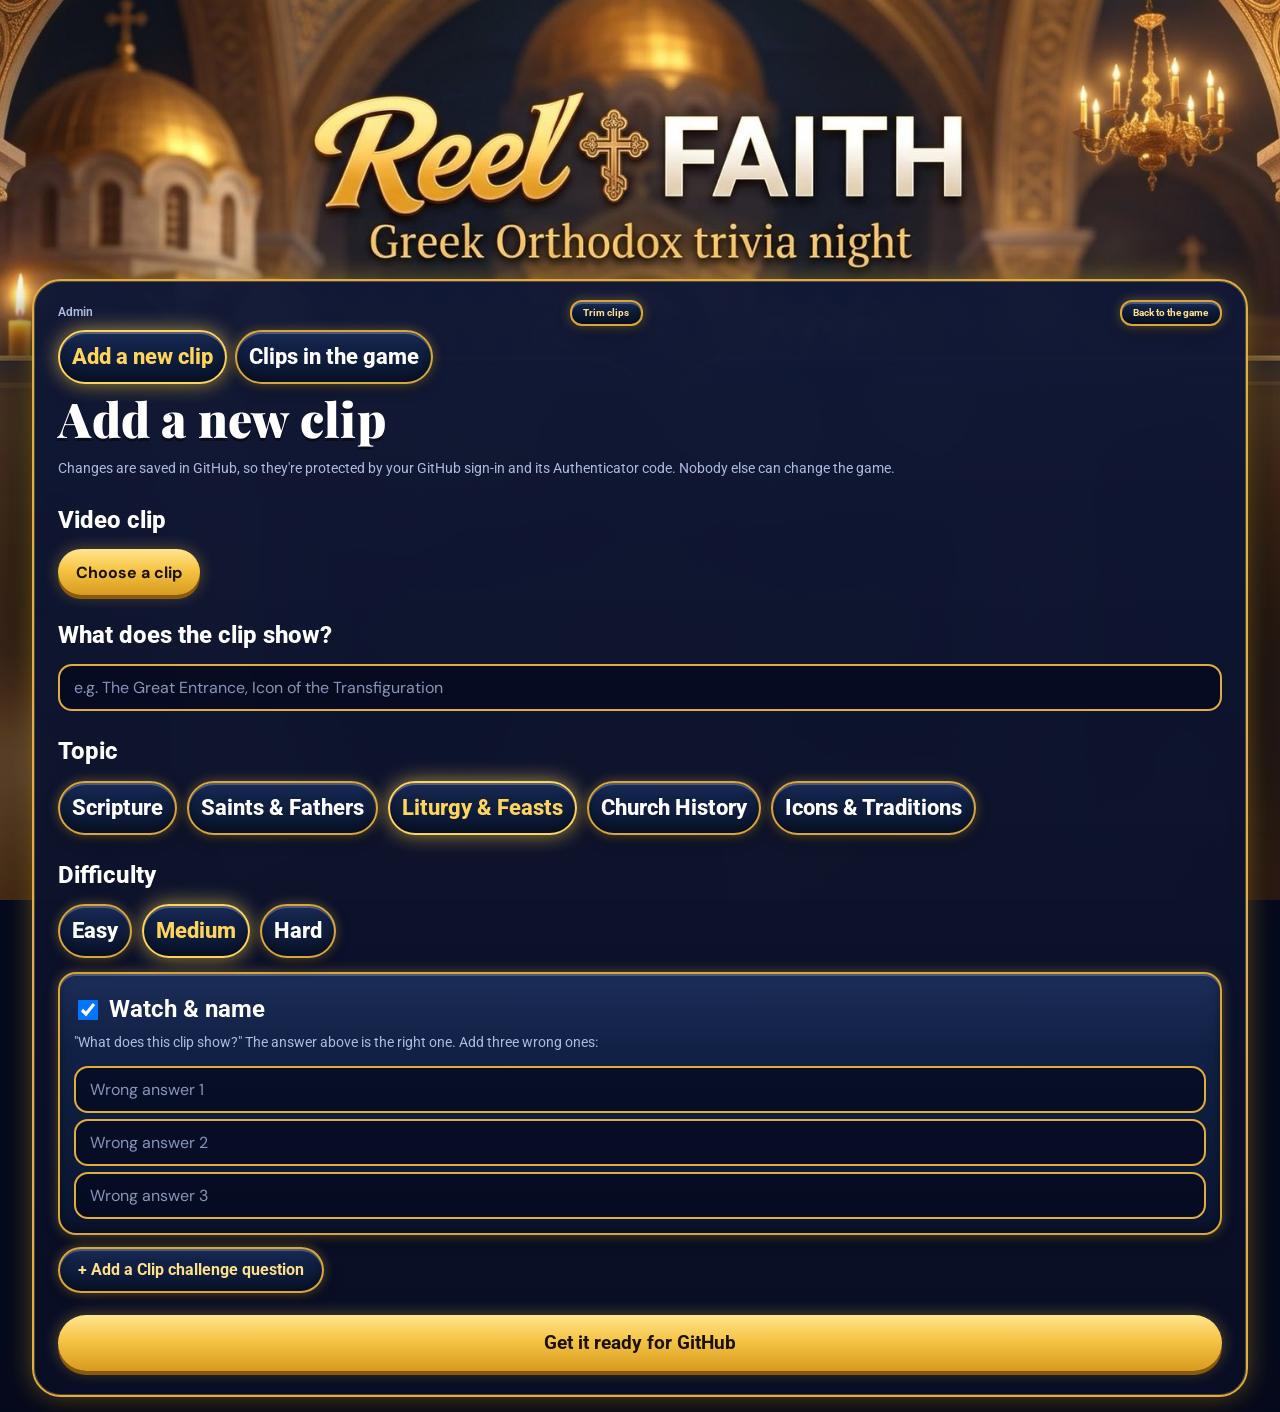
<file: admin.html>
<!DOCTYPE html>
<html lang="en">
<head>
<meta charset="utf-8">
<meta name="viewport" content="width=device-width, initial-scale=1">
<meta name="robots" content="noindex">
<title>Reel Faith · Admin</title>
<link rel="preconnect" href="https://fonts.googleapis.com">
<link href="https://fonts.googleapis.com/css2?family=Lobster&family=Russo+One&family=Playfair+Display:wght@800;900&family=DM+Sans:wght@400;600;800&family=Roboto:wght@400;500;700;900&family=Montserrat:wght@600;700;800&family=Cormorant+Garamond:wght@600;700&display=swap" rel="stylesheet">
<style>.lg-words,.lg-art,.bg-wide{display:none}</style>
<link rel="stylesheet" href="css/style.css?v=1795700000">
</head>
<body>
<div class="bg photo faithbg" aria-hidden="true"></div>
<div class="wrap">
 <header class="marquee"><div class="bulbs" id="bulbs"></div>
  <h1 class="logo" aria-label="Reel Faith"><span class="lg-reel">Reel</span><svg class="lg-cross" viewBox="0 0 40 40" aria-hidden="true"><defs><linearGradient id="cg" x1="0" y1="0" x2="0" y2="1"><stop offset="0" stop-color="#ffe9a8"/><stop offset="1" stop-color="#b8862b"/></linearGradient></defs><path d="M17 1h6v9h7V6h4v10h-4v-2h-7v25h-6V14h-7v2H6V6h4v4h7z" fill="url(#cg)"/><circle cx="20" cy="4" r="3.5" fill="url(#cg)"/><circle cx="20" cy="37" r="3" fill="url(#cg)"/><circle cx="4" cy="11" r="3" fill="url(#cg)"/><circle cx="36" cy="11" r="3" fill="url(#cg)"/></svg><span class="lg-faith">FAITH</span></h1>
  <p>Admin</p></header>
 <section class="stage">
  <div class="meta"><span>Admin</span><a class="ghost exit btnlink" href="trim.html">Trim clips</a><a class="ghost exit btnlink" href="./">Back to the game</a></div>
  <div class="tabs" id="tabPick">
   <button type="button" class="pill" data-v="add" aria-pressed="true">Add a new clip</button>
   <button type="button" class="pill" data-v="have" aria-pressed="false">Clips in the game</button>
  </div>

  <div id="tab-add">
   <h2>Add a new clip</h2>
   <p class="lockmsg">Changes are saved in GitHub, so they're protected by your GitHub sign-in and its Authenticator code. Nobody else can change the game.</p>
   <label>Video clip</label>
   <div class="row"><label class="up" style="margin:0">Choose a clip<input type="file" accept="video/*" id="aFile"></label><span id="aFileName" class="status" style="margin:0"></span></div>
   <video id="aPrev" controls playsinline class="hide" style="width:100%;max-height:260px;background:#000;border-radius:10px;margin-top:10px"></video>
   <label for="aTitle">What does the clip show?</label>
   <input type="text" id="aTitle" maxlength="80" placeholder="e.g. The Great Entrance, Icon of the Transfiguration" style="width:100%">
   <label>Topic</label>
   <div class="row" id="aKind"><button type="button" class="pill" data-v="scripture" aria-pressed="false">Scripture</button><button type="button" class="pill" data-v="saints" aria-pressed="false">Saints &amp; Fathers</button><button type="button" class="pill" data-v="liturgy" aria-pressed="true">Liturgy &amp; Feasts</button><button type="button" class="pill" data-v="history" aria-pressed="false">Church History</button><button type="button" class="pill" data-v="icons" aria-pressed="false">Icons &amp; Traditions</button></div>
   <label>Difficulty</label>
   <div class="row" id="aLevel"><button type="button" class="pill" data-v="easy" aria-pressed="false">Easy</button><button type="button" class="pill" data-v="medium" aria-pressed="true">Medium</button><button type="button" class="pill" data-v="hard" aria-pressed="false">Hard</button></div>
   <div class="rcard"><label class="check" style="margin:0"><input type="checkbox" id="aScene" checked><b>Watch &amp; name</b></label>
    <div id="sceneFields"><div class="status" style="margin:0 0 6px">"What does this clip show?" The answer above is the right one. Add three wrong ones:</div>
    <input type="text" id="dis0" maxlength="80" placeholder="Wrong answer 1"><input type="text" id="dis1" maxlength="80" placeholder="Wrong answer 2"><input type="text" id="dis2" maxlength="80" placeholder="Wrong answer 3"></div></div>
   <div id="hardCards"></div>
   <button class="ghost" id="addHard" style="margin-top:12px">+ Add a Clip challenge question</button>
   <button class="start" id="build">Get it ready for GitHub</button>
   <p class="status" id="aStatus" aria-live="polite"></p>

   <div id="steps" class="hide">
    <h3>Three steps to publish it</h3>
    <div class="rcard"><h4>1. Upload the clip</h4>
     <p style="margin:0 0 8px">Name the file <b class="secret" id="fname"></b> and drop it into the <b>clips</b> folder on GitHub.</p>
     <a class="btnlink up" id="upLink" target="_blank" rel="noopener">Open the clips upload page</a></div>
    <div class="rcard"><h4>2. Add the questions</h4>
     <p style="margin:0 0 8px">Copy this and open <b>data/custom.json</b>. If the file is just <code>[]</code>, put this between the brackets. Otherwise type a comma after the last <code>}</code> and paste this before the final <code>]</code>.</p>
     <pre class="secret" id="json" style="white-space:pre-wrap;max-height:260px;overflow:auto"></pre>
     <div class="row"><button id="copy">Copy</button><a class="btnlink up ghost" id="editLink" target="_blank" rel="noopener">Open custom.json to edit</a></div></div>
    <div class="rcard"><h4>3. Commit</h4><p style="margin:0">Click <b>Commit changes</b> on GitHub. The site updates in about a minute.</p></div>
   </div>
  </div>

  <div id="tab-have" class="hide">
   <h2>Clips in the game</h2>
   <p>Built-in questions with a clip attached, plus clips you've added. To attach a clip to another built-in question, upload it to <b>clips</b> and add a line to <b>data/clips.json</b> (or just send it to Claude).</p>
   <div id="haveList" class="alist"><p class="note">Loading…</p></div>
  </div>
 </section>
</div>
<script type="module" src="js/admin.js?v=1795472675"></script>
</body>
</html>
</file>
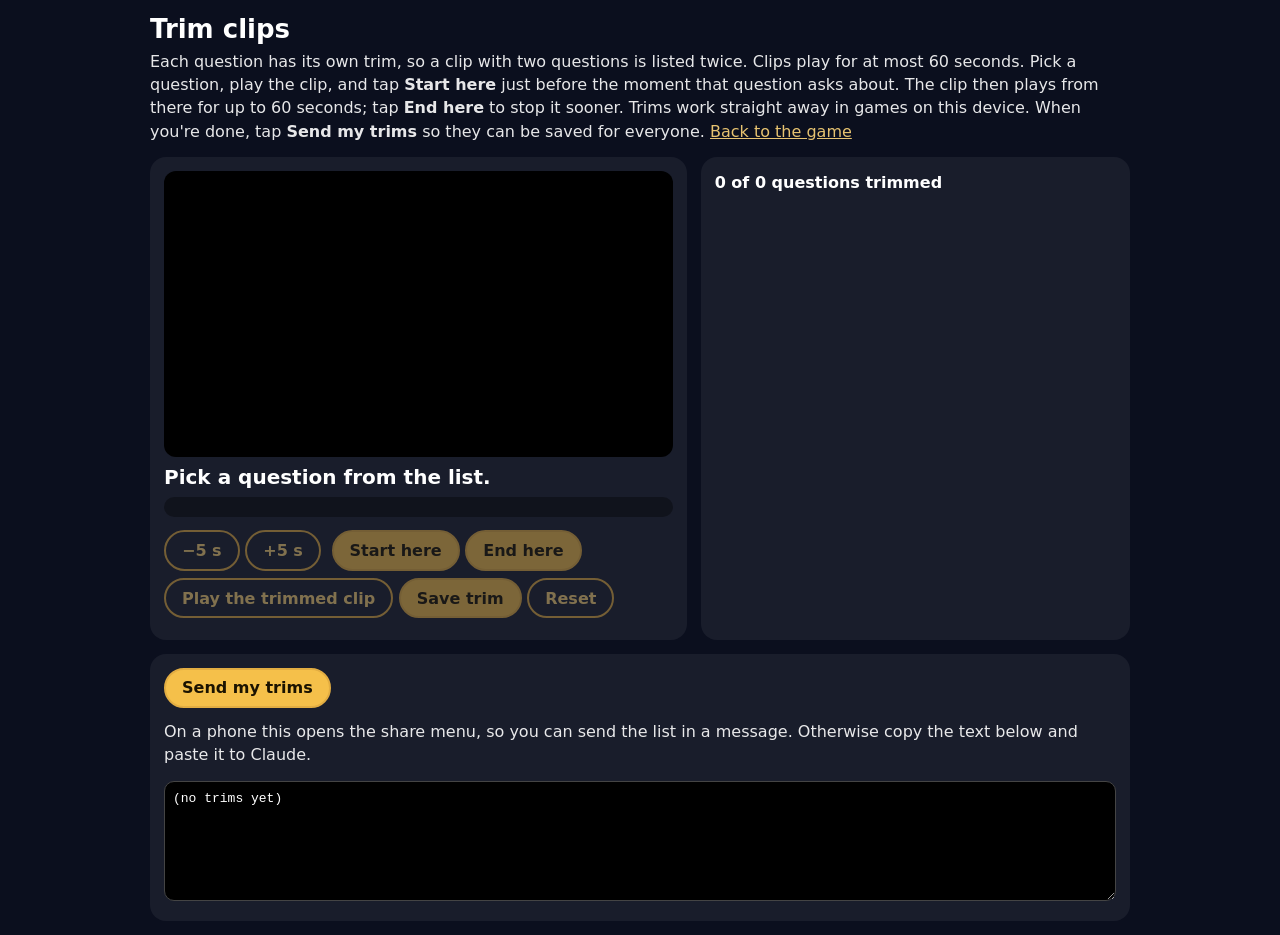
<file: trim.html>
<!DOCTYPE html>
<html lang="en">
<head>
<meta charset="utf-8">
<meta name="viewport" content="width=device-width, initial-scale=1">
<meta name="robots" content="noindex">
<title>Trim clips</title>
<style>
 :root{color-scheme:dark}
 body{margin:0;padding:14px;background:#0b0f1e;color:#fff;font:16px/1.45 system-ui,sans-serif}
 .wrap{max-width:980px;margin:0 auto}
 h1{font:800 26px/1.2 system-ui,sans-serif;margin:0 0 4px} p{margin:.3em 0 .9em;opacity:.9}
 a{color:#ffd77a}
 button{font:700 16px system-ui,sans-serif;padding:.55em 1em;border-radius:999px;border:2px solid #e2ad42;background:#f5c04a;color:#1b1300;cursor:pointer;margin:0 .35em .45em 0}
 button.alt{background:transparent;color:#ffd77a} button:disabled{opacity:.45}
 .grid{display:grid;grid-template-columns:1fr;gap:14px} @media(min-width:900px){.grid{grid-template-columns:minmax(0,1.25fr) minmax(0,1fr)}}
 .card{background:rgba(255,255,255,.06);border-radius:16px;padding:14px}
 #pl{position:relative;width:100%;aspect-ratio:16/9;background:#000;border-radius:12px;overflow:hidden} #pl iframe,#pl>div{width:100%;height:100%;border:0}
 .now{font:700 20px system-ui,sans-serif;margin:8px 0} .win{font:700 18px system-ui,sans-serif;color:#ffd77a}
 #qs{margin:.5em 0 .8em;padding:10px 14px;border-radius:12px;background:rgba(0,0,0,.35)}
 #qs .q{font:700 19px/1.35 system-ui,sans-serif;margin:0 0 .4em} #qs ol{margin:0;padding-left:1.4em} #qs li{margin:.15em 0;font-size:17px}
 #qs li.right{color:#7be38b;font-weight:700} #qs li.right::after{content:"  ✓ correct answer";font-weight:600;font-size:14px}
 #list{list-style:none;margin:0;padding:0;max-height:70vh;overflow:auto} #list li{padding:8px 10px;border-radius:10px;cursor:pointer;display:flex;gap:8px;align-items:baseline}
 #list li:hover,#list li.on{background:rgba(245,192,74,.18)} #list .k{flex:1;overflow-wrap:anywhere} #list .st{font-size:13px;opacity:.85;white-space:nowrap}
 .done{color:#7be38b} .todo{color:#ffd77a}
 textarea{width:100%;min-height:120px;background:#000;color:#fff;border-radius:10px;border:1px solid #444;font:13px/1.4 ui-monospace,monospace;padding:8px;box-sizing:border-box}
 .warn{color:#ff9b9b;font-weight:700} .warn.ok{color:#7be38b}
</style>
</head>
<body>
<div class="wrap">
 <h1>Trim clips</h1>
 <p>Each question has its own trim, so a clip with two questions is listed twice. Clips play for at most 60 seconds. Pick a question, play the clip, and tap <b>Start here</b> just before the moment that question asks about. The clip then plays from there for up to 60 seconds; tap <b>End here</b> to stop it sooner. Trims work straight away in games on this device. When you're done, tap <b>Send my trims</b> so they can be saved for everyone. <a href="./">Back to the game</a></p>
 <div class="grid">
  <div class="card">
   <div id="pl"><div id="yt"></div></div>
   <div class="now" id="now">Pick a question from the list.</div>
   <div class="win" id="win"></div>
   <div id="qs"></div>
   <div>
    <button id="back5" class="alt" disabled>−5 s</button><button id="fwd5" class="alt" disabled>+5 s</button>
    <button id="setS" disabled>Start here</button><button id="setE" disabled>End here</button>
   </div>
   <div><button id="prev" class="alt" disabled>Play the trimmed clip</button><button id="save" disabled>Save trim</button><button id="reset" class="alt" disabled>Reset</button></div>
   <div class="warn" id="msg"></div>
  </div>
  <div class="card">
   <div><b id="count"></b></div>
   <ul id="list"></ul>
  </div>
 </div>
 <div class="card" style="margin-top:14px">
  <button id="send">Send my trims</button>
  <p>On a phone this opens the share menu, so you can send the list in a message. Otherwise copy the text below and paste it to Claude.</p>
  <textarea id="out" readonly></textarea>
 </div>
</div>
<script type="module">
const PREFIX = location.pathname.includes("reel-meds") ? "reelmeds" : location.pathname.includes("reel-faith") ? "reelfaith" : "reelsmart";
const KEY = PREFIX + "-trims", MAX = 60;
const $ = id => document.getElementById(id);
let clips = {}, items = [], trims = {}, cur = null, player = null, ready = null, sel = { s: 0, e: 0 }, watch = null;
try { trims = JSON.parse(localStorage.getItem(KEY) || "{}") || {} } catch (e) { }
const fmt = x => { x = Math.max(0, Math.round(x)); return Math.floor(x / 60) + ":" + String(x % 60).padStart(2, "0") };
const parse = v => { const m = /^yt:([\w-]{11})(?:@(\d+(?:\.\d+)?)(?:-(\d+(?:\.\d+)?))?)?$/.exec(String(v)); return m ? { yt: m[1], s: +(m[2] || 0), e: m[3] ? +m[3] : 0 } : null };
const tslug = x => String(x).toLowerCase().normalize("NFKD").replace(/[^a-z0-9]+/g, "-").replace(/^-|-$/g, "").slice(0, 60);
const item = id => items.find(x => x.id === id);
const mine = it => { const t = trims[it.id]; return t && t.yt === clips[it.key].yt ? t : null };
const saveAll = () => { try { localStorage.setItem(KEY, JSON.stringify(trims)) } catch (e) { } renderList(); renderOut() };
function renderOut() {
  const lines = items.filter(mine).map(it => { const t = mine(it); return `"${it.id}": "yt:${t.yt}@${t.s}-${t.e}"` });
  $("out").value = lines.length ? lines.join(",\n") : "(no trims yet)";
}
function renderList() {
  const n = items.filter(mine).length;
  $("count").textContent = `${n} of ${items.length} questions trimmed`;
  $("list").innerHTML = "";
  for (const it of items) {
    const c = clips[it.key], t = mine(it);
    const li = document.createElement("li"); if (cur === it.id) li.className = "on";
    li.innerHTML = '<span class="k"></span><span class="st"></span>';
    li.children[0].innerHTML = '<small style="opacity:.7"></small><br>'; li.children[0].firstChild.textContent = it.key; li.children[0].append(it.q);
    li.children[1].textContent = t ? `✓ ${fmt(t.s)}–${fmt(t.e)}` : c.e ? `${fmt(c.s)}–${fmt(c.e)}` : "first 60 s";
    li.children[1].className = "st " + (t ? "done" : "todo");
    li.onclick = () => pick(it.id); $("list").appendChild(li);
  }
}
const api = () => new Promise(ok => { if (window.YT && YT.Player) return ok(); window.onYouTubeIframeAPIReady = ok; const s = document.createElement("script"); s.src = "https://www.youtube.com/iframe_api"; document.head.appendChild(s) });
const mk = () => ready || (ready = api().then(() => new Promise(ok => { player = new YT.Player("yt", { width: "100%", height: "100%", playerVars: { playsinline: 1, rel: 0 }, events: { onReady: () => ok() } }) })));
function showWin() { $("win").textContent = `Plays ${fmt(sel.s)} to ${fmt(sel.e)} (${Math.round(sel.e - sel.s)} s)` }
async function pick(id) {
  const it = item(id); cur = id; const c = clips[it.key], t = mine(it);
  sel = t ? { s: t.s, e: t.e } : { s: c.s || 0, e: c.e && c.e > (c.s || 0) && c.e - (c.s || 0) <= MAX ? c.e : (c.s || 0) + MAX };
  $("now").textContent = it.key; showWin(); $("msg").textContent = ""; $("msg").className = "warn";
  $("qs").innerHTML = ""; const qd = document.createElement("p"); qd.className = "q"; qd.textContent = it.q; $("qs").appendChild(qd);
  const ol = document.createElement("ol"); ol.type = "A";
  (it.o || []).forEach((o, i) => { const li = document.createElement("li"); li.textContent = o; if (i === it.a) li.className = "right"; ol.appendChild(li) }); $("qs").appendChild(ol);
  ["back5", "fwd5", "setS", "setE", "prev", "save", "reset"].forEach(x => $(x).disabled = false);
  renderList(); await mk(); clearInterval(watch); player.cueVideoById({ videoId: c.yt, startSeconds: sel.s });
}
const now = () => { try { return player.getCurrentTime() } catch (e) { return 0 } };
$("back5").onclick = () => player.seekTo(Math.max(0, now() - 5), true);
$("fwd5").onclick = () => player.seekTo(now() + 5, true);
$("setS").onclick = () => { const s = Math.floor(now()); sel.s = s; if (sel.e <= s || sel.e - s > MAX) sel.e = s + MAX; showWin(); $("msg").textContent = "" };
$("setE").onclick = () => { const e = Math.ceil(now()); if (e <= sel.s) { $("msg").textContent = "The end has to be after the start." ; return } sel.e = Math.min(e, sel.s + MAX); showWin(); $("msg").textContent = e > sel.s + MAX ? "Clips can be at most 60 seconds, so the end was moved to 60 s after the start." : "" };
$("prev").onclick = () => { clearInterval(watch); player.loadVideoById({ videoId: clips[item(cur).key].yt, startSeconds: sel.s, endSeconds: sel.e }) };
$("save").onclick = () => { trims[cur] = { yt: clips[item(cur).key].yt, s: sel.s, e: sel.e }; saveAll(); $("msg").textContent = "Saved. Games on this device now use this trim."; $("msg").className = "warn ok" };
$("reset").onclick = () => { delete trims[cur]; saveAll(); pick(cur) };
$("send").onclick = async () => {
  const txt = `Question trims for ${PREFIX}:\n` + $("out").value;
  if (navigator.share) { try { await navigator.share({ title: "Clip trims", text: txt }); return } catch (e) { } }
  try { await navigator.clipboard.writeText(txt); $("send").textContent = "Copied" } catch (e) { $("out").select() }
};
(async () => {
  const cm = await fetch("data/clips.json", { cache: "no-cache" }).then(r => r.json()).catch(() => ({}));
  for (const [k, v] of Object.entries(cm)) { const c = parse(v); if (c) clips[k] = c }
  try { const { Q } = await import("./js/questions.js"); for (const q of Q) if (q.clip && clips[q.clip]) items.push({ id: q.clip + "|" + tslug(q.q), key: q.clip, q: q.q, o: q.o, a: q.a }) } catch (e) { }
  renderList(); renderOut();
})();
</script>
</body>
</html>
</file>
<file: css/style.css>
/* VOICE: party night at an old movie palace, loud but tidy
   IDEA: a cinema marquee + admission ticket; each question is a ticket stub
   PICTURE: lit marquee header, faint Hollywood-hills premiere night behind
   COLOUR and TYPE: navy, steel blue, marquee gold; Limelight + DM Sans
   LAYOUT: phone = one column; TV (16:9) = marquee strip, stage left, scoreboard right */
:root{color-scheme:light dark;
 --bg:light-dark(#22374f,#142233);--bg2:light-dark(#1b2d42,#0e1a28);
 --ink:#fff;--gold:#f2c14e;--gold2:#a8801f;--card:#a9bfd6;
 --cink:#0d1b2c;--muted:#263f5c;--line:#86a2bf;
 --ok:#2fbf71;--bad:#e5484d;
 --LA:#f2c14e;--LB:#5fa8e8;--LC:#ef7b6b;--LD:#5cc9a0}
:root[data-theme=light]{color-scheme:light}:root[data-theme=dark]{color-scheme:dark}
*{box-sizing:border-box;min-width:0}
body{margin:0;min-height:100vh;color:var(--ink);font:16px/1.55 "DM Sans",system-ui,sans-serif;overflow-x:clip;
 background:repeating-linear-gradient(90deg,var(--bg) 0 38px,var(--bg2) 38px 44px,var(--bg) 44px 82px)}
.bg{position:fixed;inset:0;z-index:0;pointer-events:none;opacity:.5}
.bg svg{width:100%;height:100%;display:block}
.beams polygon{transform-box:fill-box;transform-origin:50% 100%;animation:sweep 9s ease-in-out infinite alternate}
.beams .b2{animation-duration:11s;animation-direction:alternate-reverse}.beams .b3{animation-duration:13s}
@keyframes sweep{from{transform:rotate(-7deg)}to{transform:rotate(7deg)}}
.wrap{position:relative;z-index:1;max-width:900px;margin:0 auto;padding:clamp(16px,3vw,36px) max(4vw,14px) 48px}
.marquee{position:relative;background:linear-gradient(#1f3a5c,#0b1a2d);border:6px solid var(--gold2);border-radius:18px;
 padding:26px 20px 22px;text-align:center;box-shadow:0 14px 0 rgba(0,0,0,.25),inset 0 0 0 3px #000}
.bulbs{position:absolute;inset:6px;pointer-events:none}
.bulbs i{position:absolute;width:10px;height:10px;border-radius:50%;background:#ffe9a8;box-shadow:0 0 8px 2px #ffcf4a;opacity:.35;animation:chase 1.2s infinite}
@keyframes chase{0%,40%{opacity:1}60%,100%{opacity:.3}}
.marquee h1{font:400 clamp(36px,8vw,64px)/1.05 Limelight,serif;margin:0;color:var(--gold);text-shadow:0 0 18px rgba(245,197,66,.55),0 3px 0 #6a4a08;text-wrap:balance}
.marquee p{margin:6px 0 0;color:#cfe3f7;font-weight:600}
.stage{margin-top:22px;background:var(--card);color:var(--cink);border-radius:16px;padding:clamp(18px,3.5vw,34px);box-shadow:0 18px 40px rgba(0,0,0,.35);position:relative}
.stage::before,.stage::after{content:"";position:absolute;top:60px;width:26px;height:26px;border-radius:50%;background:var(--bg2)}
.stage::before{left:-13px}.stage::after{right:-13px}
h2{font:400 clamp(26px,4.5vw,36px)/1.1 Limelight,serif;margin:0 0 14px;text-wrap:balance}
h3{font-size:17px;margin:22px 0 4px}
label{font-weight:600;display:block;margin:14px 0 6px}
.row{display:flex;flex-wrap:wrap;gap:10px;align-items:center}
input[type=text],input[type=search]{font:16px "DM Sans",sans-serif;padding:11px 14px;border-radius:10px;border:2px solid var(--muted);background:rgba(255,255,255,.35);color:var(--cink);min-height:46px;flex:1 1 160px}
button,.up{font:700 16px "DM Sans",sans-serif;min-height:46px;padding:10px 18px;border-radius:12px;border:0;cursor:pointer;color:#142131;background:var(--gold);box-shadow:0 4px 0 var(--gold2);display:inline-flex;align-items:center;justify-content:center;gap:6px}
button:active{transform:translateY(2px);box-shadow:0 2px 0 var(--gold2)}
button:focus-visible,input:focus-visible,.up:focus-within{outline:3px solid #fff;outline-offset:2px}
button:disabled{opacity:.55;cursor:default}
.ghost{background:transparent;color:var(--cink);border:2px solid var(--muted);box-shadow:none}
.pill{background:transparent;color:var(--cink);border:2px solid var(--muted);box-shadow:none;padding:8px 14px}
.pill[aria-pressed=true]{background:#1f3a5f;color:#fff;border-color:#1f3a5f}
.modes{display:grid;grid-template-columns:repeat(2,minmax(0,1fr));gap:10px}
.mode{flex-direction:column;align-items:flex-start;text-align:left;gap:2px;background:transparent;color:var(--cink);border:2px solid var(--muted);box-shadow:none;padding:12px 16px}
.mode small{font-weight:600;font-size:13px;color:var(--muted)}
.mode[aria-pressed=true]{background:#1f3a5f;color:#fff;border-color:#1f3a5f}.mode[aria-pressed=true] small{color:#cfe3f7}
.joinbar{display:flex;flex-wrap:wrap;gap:10px;align-items:center;justify-content:space-between;background:#1f3a5f;color:#fff;border-radius:12px;padding:12px 16px;margin-bottom:18px}
.joinbar strong{font-size:17px}
.chips{display:flex;flex-wrap:wrap;gap:8px;margin-top:10px}
.chip{display:inline-flex;align-items:center;gap:8px;background:#1f3a5f;color:#fff;border-radius:999px;padding:6px 6px 6px 14px;font-weight:600}
.chip button{min-height:30px;width:30px;padding:0;border-radius:50%;background:rgba(255,255,255,.2);color:#fff;box-shadow:none}
.chip.off{opacity:.5}
.start{margin-top:22px;width:100%;font-size:19px;min-height:56px}
.note{color:var(--muted);font-size:14px;margin:14px 0 0}
.meta{display:flex;justify-content:space-between;gap:10px;flex-wrap:wrap;color:var(--muted);font-weight:600;font-size:14px;align-items:center}
.turn{font:400 22px Limelight,serif;color:#1f3a5f;margin:4px 0 2px}
.cat{display:inline-block;font-size:13px;font-weight:800;padding:3px 10px;border-radius:6px;background:var(--gold);color:#142131}
.q{font-size:clamp(20px,3.4vw,26px);font-weight:800;line-height:1.3;margin:12px 0 6px;text-wrap:balance}
.emoji{font-size:clamp(44px,10vw,72px);letter-spacing:.1em;text-align:center;margin:8px 0}
.screen{margin:12px 0;background:#000;border-radius:12px;overflow:hidden;border:4px solid #111}
.screen video,.screen .ytwrap{display:block;width:100%;max-height:60vh;background:#000}
.timer{height:10px;background:rgba(13,27,44,.2);border-radius:6px;overflow:hidden;margin:12px 0 16px}
.timer div{height:100%;background:var(--gold);width:100%;transition:width .1s linear}
.opts{display:grid;grid-template-columns:repeat(2,minmax(0,1fr));gap:10px}
@media(max-width:600px){.opts{grid-template-columns:minmax(0,1fr)}}
.opt{text-align:left;justify-content:flex-start;background:rgba(255,255,255,.25);color:var(--cink);border:2px solid var(--muted);box-shadow:none;gap:12px;min-height:58px}
.opt b{flex:none;width:28px;height:28px;border-radius:50%;display:grid;place-items:center;background:var(--cink);color:#fff;font-size:14px}
.opt.tile{cursor:default}.opt.tile:active{transform:none}
.opt.tile b{color:#142131}
.L0 b,.pb.L0{background:var(--LA)}.L1 b,.pb.L1{background:var(--LB)}.L2 b,.pb.L2{background:var(--LC)}.L3 b,.pb.L3{background:var(--LD)}
.opt.right{background:var(--ok);border-color:var(--ok);color:#fff}
.opt.wrong{background:var(--bad);border-color:var(--bad);color:#fff}
.opt.dim{opacity:.45}
.result{margin-top:16px;font-weight:700;min-height:1.5em}
.next{margin-top:12px}
.board{margin-top:18px;display:flex;flex-wrap:wrap;gap:8px}
.score{flex:1 1 120px;background:#7d99b7;color:#0d1b2c;border-radius:12px;padding:8px 12px;display:flex;justify-content:space-between;gap:8px;font-weight:700}
.score.on{background:var(--gold);color:#142131}
.score.off{opacity:.55}
.score .tick{font-weight:800}
.score .gain{color:#0b6b3a}
.score span:last-child{font-variant-numeric:tabular-nums;white-space:nowrap}
.podium{list-style:none;padding:0;margin:0 0 18px}
.podium li{display:flex;justify-content:space-between;gap:12px;padding:12px 0;border-bottom:1px dashed var(--muted);font-size:18px;font-weight:700}
.podium li:first-child{font-size:24px}
.podium .n{font-variant-numeric:tabular-nums;white-space:nowrap}
.clipbar{display:flex;flex-wrap:wrap;gap:10px;align-items:center;justify-content:space-between;margin-top:18px;padding-top:16px;border-top:1px dashed var(--muted)}
.status{font-size:14px;color:var(--muted);margin:6px 0 0}
.status.warn{color:#8a1c1f;font-weight:700}
.cl{display:grid;grid-template-columns:minmax(0,1fr) auto;gap:10px 14px;align-items:center;padding:12px 0;border-bottom:1px solid var(--line)}
.cl .t{font-weight:700;line-height:1.3}
.cl .s{font-size:13px;color:var(--muted)}
.cl .s.has{color:#0b6b3a;font-weight:700}
.cl .acts{display:flex;gap:8px;flex-wrap:wrap;justify-content:flex-end}
.cl .acts button,.cl .up{min-height:44px;padding:8px 14px;font-size:15px}
.up input{position:absolute;width:1px;height:1px;opacity:0;pointer-events:none}
.up{position:relative}
.cl video{grid-column:1/-1;width:100%;max-height:240px;background:#000;border-radius:10px}
@media(max-width:600px){.cl{grid-template-columns:minmax(0,1fr)}.cl .acts{justify-content:flex-start}.modes{grid-template-columns:minmax(0,1fr)}}
.exit{min-height:40px;padding:6px 14px;font-size:14px}
.codebox{text-align:center;margin:6px 0 18px}
.code{font:400 clamp(56px,10vw,120px)/1 Limelight,serif;letter-spacing:.14em;color:#1f3a5f}
.howto{font-size:clamp(16px,1.4vw,22px);font-weight:600;text-align:center;margin:6px 0 0}
.lobbylist{display:flex;flex-wrap:wrap;gap:10px;justify-content:center;min-height:52px;margin:8px 0 6px}
.lobbylist .chip{font-size:clamp(16px,1.3vw,22px);padding:8px 18px}
/* phone controller */
.me{display:flex;justify-content:space-between;gap:10px;font-weight:800;font-size:18px}
.pmsg{font-size:22px;font-weight:800;text-align:center;margin:26px 0;text-wrap:balance}
.pmsg small{display:block;font-size:15px;font-weight:600;color:var(--muted);margin-top:8px}
.pgrid2{display:grid;grid-template-columns:minmax(0,1fr);gap:12px;margin-top:14px}
.pb{min-height:76px;font-size:19px;justify-content:flex-start;text-align:left;gap:14px;color:#142131;box-shadow:0 4px 0 rgba(0,0,0,.25)}
.pb i{font-style:normal;font-family:Limelight,serif;font-size:30px;flex:none;width:34px}
.pb.pick{outline:4px solid #0d1b2c;outline-offset:2px}
.pb.faded{opacity:.35}
.big{font-size:40px;font-weight:800;text-align:center;margin:10px 0}
.check{display:inline-flex;align-items:center;gap:8px;font-weight:600;margin:0 14px 0 0;min-height:44px}
.check input{width:20px;height:20px}
textarea{font:16px "DM Sans",sans-serif;padding:11px 14px;border-radius:10px;border:2px solid var(--muted);background:rgba(255,255,255,.35);color:var(--cink);width:100%;resize:vertical}
.rcard{background:rgba(255,255,255,.3);border:2px solid var(--line);border-radius:12px;padding:14px;margin-top:14px}
.rcard h4{margin:0 0 8px;font-size:16px}
.rcard input[type=text]{width:100%;margin-top:6px}
.oprow{display:flex;gap:8px;align-items:center;margin-top:6px}.oprow input[type=radio]{width:22px;height:22px;flex:none}
.alist .cl{grid-template-columns:minmax(0,1fr) auto}
.lockmsg{font-size:14px;color:var(--muted);display:flex;gap:8px;align-items:center;margin:0 0 14px}
.btnlink{text-decoration:none;display:inline-flex;align-items:center;justify-content:center;border-radius:12px;font-weight:700}
.setupnote{background:#fff3cd;color:#3b2f00;border-radius:12px;padding:12px 16px;margin-bottom:16px;font-size:15px}
.setupnote code{background:rgba(0,0,0,.08);padding:1px 5px;border-radius:4px}
.progress{height:10px;background:rgba(13,27,44,.2);border-radius:6px;overflow:hidden;margin-top:10px}.progress div{height:100%;width:0;background:var(--gold)}
.qrbox{display:flex;flex-wrap:wrap;gap:18px;align-items:center;margin:12px 0}
.qrbox .qr{background:#fff;padding:10px;border-radius:12px;line-height:0}.qrbox .qr svg{width:180px;height:180px}
.secret{font-family:ui-monospace,Menlo,monospace;font-size:15px;word-break:break-all;background:rgba(255,255,255,.4);padding:8px 10px;border-radius:8px}
input[type=email],input[type=password]{font:16px "DM Sans",sans-serif;padding:11px 14px;border-radius:10px;border:2px solid var(--muted);background:rgba(255,255,255,.35);color:var(--cink);min-height:46px;width:100%}
.tabs{display:flex;flex-wrap:wrap;gap:8px;margin:4px 0 8px}
.hide{display:none!important}
/* TV: wide 16:9 screens */
@media (min-width:1200px) and (min-aspect-ratio:3/2){
 .wrap{max-width:min(96vw,1840px);display:grid;grid-template-columns:minmax(0,1fr) clamp(240px,17vw,340px);grid-template-areas:"mq mq" "st bd";column-gap:24px;align-items:start;padding-top:18px}
 .marquee{grid-area:mq}.stage{grid-area:st}.board{grid-area:bd;flex-direction:column;margin-top:22px}
 body.ingame .marquee{padding:24px 40px}body.ingame .marquee h1{font-size:clamp(30px,2.4vw,46px)}body.ingame .marquee p{display:none}
 .pgrid{display:grid;grid-template-columns:minmax(0,1.55fr) minmax(0,1fr);gap:clamp(20px,2vw,40px);align-items:start}
 .q{font-size:clamp(28px,2.2vw,46px)}.turn{font-size:clamp(24px,1.7vw,34px)}.cat{font-size:clamp(14px,.9vw,19px)}
 .meta{font-size:clamp(14px,.9vw,19px)}
 .opts{grid-template-columns:minmax(0,1fr)}
 .opt{font-size:clamp(18px,1.35vw,28px);min-height:clamp(58px,7vh,96px)}
 .opt b{width:clamp(28px,2.1vw,44px);height:clamp(28px,2.1vw,44px);font-size:clamp(14px,1vw,20px)}
 .screen{margin-top:0}.screen video,.screen .ytwrap{max-height:calc(100vh - 260px)}
 .emoji{font-size:clamp(72px,8vw,150px)}
 .result{font-size:clamp(18px,1.3vw,28px)}
 .score{flex:none;font-size:clamp(16px,1.15vw,24px);padding:10px 14px}
 .timer{height:14px}
}
@media(prefers-reduced-motion:reduce){.bulbs i{animation:none;opacity:.9}.timer div{transition:none}.beams polygon{animation:none}}

/* ================= THEME: Hollywood premiere (navy + gold) ================= */
:root{--bg:#060c26;--bg2:#050a1e;--card:rgba(8,16,48,.9);--cink:#fff;--muted:#aebbe0;--line:rgba(240,190,80,.28);
 --gold:#f6c445;--gold2:#a87411;--goldline:#e3ad3c;--ok:#22b365;--bad:#d9434b}
body{background:#050a1e;color:#fff}
.bg{opacity:1}
.beams polygon{animation-duration:12s}
/* logo */
.marquee{background:none;border:0;box-shadow:none;padding:6px 10px 4px;position:relative;overflow:visible}
.bulbs{display:none}
.logo{margin:0;display:inline-grid;grid-template-columns:auto auto;grid-template-areas:"reel star" "smart smart";justify-items:center;align-items:end;line-height:.9;position:relative;z-index:1;filter:drop-shadow(0 6px 14px rgba(0,0,0,.55))}
.lg-reel{grid-area:reel;font:400 clamp(60px,15vw,118px)/.95 Lobster,"Brush Script MT",cursive;background:linear-gradient(180deg,#fff6c7 0%,#ffd45a 38%,#e39a1e 62%,#ffcf4d 100%);-webkit-background-clip:text;background-clip:text;color:transparent;-webkit-text-stroke:2px #7a4708;padding:0 .08em;transform:rotate(-6deg)}
.lg-star{grid-area:star;font-size:clamp(28px,6vw,48px);color:#ffd45a;align-self:start;margin-left:-.35em;text-shadow:0 0 14px rgba(255,212,90,.9)}
.lg-smart{grid-area:smart;font:400 clamp(52px,13vw,104px)/.9 "Russo One","Arial Black",sans-serif;letter-spacing:.02em;font-style:italic;transform:skewX(-8deg);margin-top:-.08em;background:linear-gradient(180deg,#ffffff 0%,#e9edf6 40%,#9aa6bd 55%,#f4f6fb 75%,#b9c2d4 100%);-webkit-background-clip:text;background-clip:text;color:transparent;-webkit-text-stroke:2px #14214d;padding:0 .1em .06em;border-bottom:6px solid transparent;border-image:linear-gradient(90deg,transparent,#f6c445 12%,#ffe08a 50%,#f6c445 88%,transparent) 1}
.marquee p{margin:8px 0 0;color:#dfe7ff;font-weight:600;letter-spacing:.02em;position:relative;z-index:1}
.lg-reelart{position:absolute;left:max(0px,calc(50% - 320px));top:20px;width:clamp(70px,16vw,130px);opacity:.95;filter:drop-shadow(0 6px 12px rgba(0,0,0,.6))}
.lg-clap{position:absolute;left:50%;top:-6px;width:clamp(90px,20vw,150px);transform:translateX(-62%);opacity:.9;filter:drop-shadow(0 6px 12px rgba(0,0,0,.6))}
@media(max-width:520px){.lg-reelart{left:-6px;top:30px}}
body.ingame .lg-reelart,body.ingame .lg-clap,body.ingame .marquee p{display:none}
body.ingame .lg-reel{font-size:clamp(40px,8vw,64px)}body.ingame .lg-smart{font-size:clamp(34px,7vw,56px)}body.ingame .lg-star{font-size:28px}
/* panels */
.stage{background:linear-gradient(180deg,rgba(12,24,66,.94),rgba(5,11,34,.94));border:2.5px solid var(--goldline);border-radius:28px;color:#fff;
 box-shadow:0 0 0 1px rgba(255,220,130,.25) inset,0 0 26px rgba(246,196,69,.35),0 22px 50px rgba(0,0,0,.55)}
.stage::before,.stage::after{display:none}
h2{color:#fff}h3{color:#ffe08a}
label{color:#e8eeff}
.note,.status,.meta{color:var(--muted)}
.status.warn{color:#ff9a9a}
/* question number pill */
#qnum{display:inline-block;color:#ffd45a;font-weight:800;font-size:clamp(15px,1.3vw,24px);padding:6px 18px;border:2px solid var(--goldline);border-radius:999px;background:linear-gradient(180deg,#121f4d,#070d2a);box-shadow:0 0 14px rgba(246,196,69,.35)}
.turn{color:#ffd45a;font-family:Lobster,cursive}
.cat{background:linear-gradient(180deg,#ffe08a,#e6a52a);color:#1a1205}
.q{color:#fff;text-shadow:0 2px 0 rgba(0,0,0,.35)}
/* buttons */
button,.up{color:#1a1205;background:linear-gradient(180deg,#ffe58f 0%,#f6c445 45%,#d79a1f 100%);box-shadow:0 4px 0 #8a5a0c,0 0 16px rgba(246,196,69,.35);border-radius:999px}
button:active{box-shadow:0 2px 0 #8a5a0c}
.ghost,.pill,.mode{background:rgba(6,12,38,.6);color:#ffe08a;border:2px solid var(--goldline);box-shadow:none}
.pill[aria-pressed=true],.mode[aria-pressed=true]{background:linear-gradient(180deg,#ffe58f,#e6a52a);color:#1a1205;border-color:#ffd45a}
.mode{border-radius:18px}.mode small{color:var(--muted)}.mode[aria-pressed=true] small{color:#4a3209}
button:focus-visible,input:focus-visible,.up:focus-within,a:focus-visible{outline:3px solid #9fd0ff;outline-offset:3px}
a{color:#ffd45a}
input[type=text],input[type=search],input[type=email],input[type=password],textarea{background:rgba(3,8,28,.7);color:#fff;border:2px solid var(--goldline);border-radius:14px}
input::placeholder,textarea::placeholder{color:#8794bb}
.joinbar{background:linear-gradient(180deg,rgba(28,48,120,.6),rgba(10,20,60,.6));border:2px solid var(--goldline);border-radius:20px;color:#fff}
.chip{background:rgba(6,12,38,.85);border:2px solid var(--goldline);color:#fff}
.chip button{background:rgba(255,255,255,.15);color:#fff;box-shadow:none}
/* answers (TV + one screen) */
.opt{background:linear-gradient(180deg,#132563 0%,#0a1440 55%,#070e30 100%);color:#fff;border:2.5px solid var(--goldline);border-radius:999px;box-shadow:0 0 12px rgba(246,196,69,.25),inset 0 1px 0 rgba(255,255,255,.15);font-weight:800;padding-left:10px}
.opt b,.opt.tile b{background:radial-gradient(circle at 50% 35%,#1a2a66,#060c2a);color:#ffd45a;border:2.5px solid #ffd45a;box-shadow:0 0 10px rgba(255,212,90,.5);font-size:1.05em}
.opt span{flex:1;text-align:left}
.opt:hover:not(:disabled):not(.tile){border-color:#ffe08a;box-shadow:0 0 20px rgba(246,196,69,.55)}
.opt.right{background:linear-gradient(180deg,#2bd27a,#13894a);border-color:#9dffc8;color:#fff}
.opt.wrong{background:linear-gradient(180deg,#ec5a62,#a3232b);border-color:#ffb3b7;color:#fff}
.opt.right b,.opt.wrong b{background:rgba(0,0,0,.25);color:#fff;border-color:#fff}
.timer{background:rgba(255,255,255,.12);border:1px solid rgba(246,196,69,.35)}
.timer div{background:linear-gradient(90deg,#ffe58f,#f6c445,#d79a1f)}
.result{color:#fff}
.screen{border:3px solid var(--goldline);border-radius:18px;box-shadow:0 0 22px rgba(246,196,69,.35)}
/* scoreboard */
.score{background:linear-gradient(180deg,rgba(18,34,90,.92),rgba(6,12,38,.92));color:#fff;border:2px solid var(--goldline);border-radius:999px;padding:8px 16px}
.score.on{background:linear-gradient(180deg,#ffe58f,#e6a52a);color:#1a1205}
.score .gain{color:#5ff0a4}
/* lobby + end */
.code{color:#ffd45a;text-shadow:0 0 22px rgba(255,212,90,.55);font-family:"Russo One",sans-serif;letter-spacing:.18em}
.howto{color:#e8eeff}
.podium li{border-bottom-color:rgba(246,196,69,.35);color:#fff}
.podium li:first-child{color:#ffd45a}
#winner{font-family:Lobster,cursive;color:#ffd45a;font-size:clamp(36px,5vw,64px)}
/* phone controller */
.pb,.pb.L0,.pb.L1,.pb.L2,.pb.L3{background:linear-gradient(180deg,#132563 0%,#0a1440 55%,#070e30 100%);color:#fff;border:2.5px solid var(--goldline);border-radius:999px;box-shadow:0 0 14px rgba(246,196,69,.3);min-height:78px;font-weight:800}
.pb i{width:46px;height:46px;flex:none;border-radius:50%;display:grid;place-items:center;font:400 26px "Russo One",sans-serif;color:#ffd45a;border:2.5px solid #ffd45a;background:radial-gradient(circle at 50% 35%,#1a2a66,#060c2a);box-shadow:0 0 10px rgba(255,212,90,.5)}
.pb.pick{outline:none;border-color:#fff;box-shadow:0 0 0 3px #ffd45a,0 0 24px rgba(255,212,90,.8)}
.me{color:#fff}.pmsg{color:#fff}.big{color:#ffd45a;font-family:Lobster,cursive;font-size:48px}
/* admin bits */
.rcard{background:rgba(255,255,255,.05);border:2px solid var(--line);border-radius:18px}
.secret{background:rgba(255,255,255,.08);color:#fff}
.cl{border-bottom-color:var(--line)}.cl .s.has{color:#5ff0a4}
.lockmsg{color:var(--muted)}
/* TV sizing for the new look */
@media (min-width:1200px) and (min-aspect-ratio:3/2){
 .marquee{padding:0}
 body.ingame .lg-reel{font-size:clamp(44px,3.4vw,72px)}body.ingame .lg-smart{font-size:clamp(38px,2.9vw,62px)}
 .opt{min-height:clamp(64px,8vh,104px)}
 .score{border-radius:18px}
}
.marquee h1.logo{text-shadow:none;color:inherit;font:inherit}
.logo span{text-shadow:none}
.lg-star{text-shadow:0 0 14px rgba(255,212,90,.9)}
.lg-smart{-webkit-text-stroke:2.5px #0d1a45;filter:drop-shadow(0 3px 0 #0b1236)}
.lg-reel{filter:drop-shadow(0 3px 0 #5a3205)}
.lg-clap{top:-30px;transform:translateX(-70%) rotate(-6deg);z-index:0}
@media(max-width:700px){.lg-clap{display:none}}
h2{font:400 clamp(24px,4vw,34px)/1.15 "Russo One","Arial Black",sans-serif;letter-spacing:.01em}
@media (min-width:1200px) and (min-aspect-ratio:3/2){
 #setup,#lobby,#join,#phone{grid-column:1/-1;width:100%;max-width:1280px;justify-self:center}
}

/* ===== Exact background artwork (img/background.jpg) ===== */
.bg.photo{position:fixed;inset:0;z-index:0;background:#060b25;overflow:hidden;opacity:1}
.bg.photo img{position:absolute;inset:0;width:100%;height:100%;display:block}
.bg-main{object-fit:cover;object-position:50% 0}
.bg-blur{display:none}
/* The logo is part of the artwork: keep the text for screen readers, leave room for the art. */
.marquee{height:max(55.3vw,31.1vh);padding:0;margin:0}
.marquee .logo,.marquee p{position:absolute;width:1px;height:1px;overflow:hidden;clip:rect(0 0 0 0);white-space:nowrap}
.wrap{padding-top:0}
.stage{margin-top:0}
/* Landscape screens (laptops, TVs): whole artwork centred, the same image blurred behind to fill the sides. */
@media (min-aspect-ratio:941/1672){
 .bg-main{object-fit:contain;object-position:50% 0}
 .bg-blur{display:block;object-fit:cover;filter:blur(30px) brightness(.65) saturate(1.2);transform:scale(1.12)}
 .marquee{height:31.1vh}
}
@media (min-width:1200px) and (min-aspect-ratio:3/2){
 .wrap{grid-template-areas:"mq mq" "st bd";padding-top:0}
 .screen video,.screen .ytwrap{max-height:calc(69vh - 170px)}
 .opt{min-height:clamp(56px,6.4vh,92px)}
 .board{margin-top:0}
}
@media (min-aspect-ratio:941/1672){
 .bg-main{-webkit-mask-image:linear-gradient(90deg,transparent 0,#000 14%,#000 86%,transparent 100%);mask-image:linear-gradient(90deg,transparent 0,#000 14%,#000 86%,transparent 100%)}
 .bg-blur{filter:blur(34px) brightness(.5) saturate(1.15)}
}
@media (min-width:1200px) and (min-aspect-ratio:3/2){.screen video,.screen .ytwrap{max-height:calc(69vh - 200px)}}
@media (min-aspect-ratio:941/1672){
 .bg.photo .bg-main{left:50%;width:calc(100vh * 941 / 1672);transform:translateX(-50%);object-fit:cover;object-position:50% 0;
  -webkit-mask-image:linear-gradient(90deg,transparent 0,#000 18%,#000 82%,transparent 100%);mask-image:linear-gradient(90deg,transparent 0,#000 18%,#000 82%,transparent 100%)}
}

/* ===== Style pass: glossy navy + gold (home mockup) ===== */
.marquee{height:max(59.4vw,33.4vh)}
@media (min-aspect-ratio:941/1672){.marquee{height:33.4vh}}
.stage{border-radius:34px;border-width:3px;padding:clamp(18px,4vw,36px);background:linear-gradient(180deg,rgba(13,25,70,.95),rgba(6,12,38,.96))}
/* glossy surface shared by cards, pills and answers */
.joinbar,.mode,.pill,.ghost,.opt,.pb,.score,.chip,.rcard{background:linear-gradient(180deg,#1d3584 0%,#10215d 38%,#0a1544 62%,#070f33 100%);border:2.5px solid #d9a63a;
 box-shadow:inset 0 2px 0 rgba(255,255,255,.22),inset 0 -6px 12px rgba(0,0,0,.35),0 0 12px rgba(246,196,69,.35),0 6px 14px rgba(0,0,0,.35)}
/* join card: centred like the mockup */
.joinbar{flex-direction:column;align-items:center;text-align:center;gap:14px;padding:clamp(18px,4vw,26px);border-radius:28px;margin-bottom:22px}
.joinbar strong{font-size:clamp(22px,5.4vw,30px);font-weight:800;color:#fff}
.joinbar button{min-width:min(100%,280px);min-height:58px;font-size:clamp(20px,4.8vw,26px);font-weight:800}
.jsub{font-size:14px;color:#dbe3ff}
/* serif headline */
h2,#setup h2{font:900 clamp(32px,7.6vw,48px)/1.1 "Playfair Display",Georgia,serif;color:#fff;text-shadow:0 3px 0 rgba(0,0,0,.45);letter-spacing:.005em}
/* mode cards */
.modes{grid-template-columns:minmax(0,1fr);gap:16px}
.mode{border-radius:30px;padding:16px 26px;gap:4px;color:#fff;min-height:auto}
.mode,.mode[aria-pressed=true]{background:linear-gradient(180deg,#1d3584 0%,#10215d 38%,#0a1544 62%,#070f33 100%)}
.mode{font-size:clamp(22px,5.2vw,30px);font-weight:800}
.mode small{font-size:clamp(15px,3.8vw,19px);font-weight:500;color:#e6ecff}
.mode[aria-pressed=true]{color:#ffd45a;border-color:#ffd45a;box-shadow:inset 0 2px 0 rgba(255,255,255,.25),inset 0 -6px 12px rgba(0,0,0,.35),0 0 22px rgba(255,212,90,.65),0 6px 14px rgba(0,0,0,.35)}
.mode[aria-pressed=true] small{color:#ffe7a6}
/* pills: category grid + question count */
label{font-size:clamp(18px,4.4vw,24px);font-weight:800;color:#fff;margin:22px 0 10px}
#catPick{display:grid;grid-template-columns:repeat(2,minmax(0,1fr));gap:12px}
.pill{color:#fff;border-radius:999px;min-height:54px;font-size:clamp(16px,4.2vw,22px);font-weight:800;justify-content:center;text-align:center;padding:8px 12px}
.pill[aria-pressed=true]{background:linear-gradient(180deg,#1d3584 0%,#10215d 38%,#0a1544 62%,#070f33 100%);color:#ffd45a;border-color:#ffd45a;
 box-shadow:inset 0 2px 0 rgba(255,255,255,.25),inset 0 -6px 12px rgba(0,0,0,.35),0 0 20px rgba(255,212,90,.65),0 6px 14px rgba(0,0,0,.35)}
#lenPick{display:grid;grid-template-columns:repeat(3,minmax(0,1fr));gap:12px}
.ghost{color:#ffe08a}
.exit{min-height:40px;font-size:15px}
/* answers keep their glossy look; letters stay gold-ringed */
.opt{background:linear-gradient(180deg,#1d3584 0%,#10215d 38%,#0a1544 62%,#070f33 100%)}
.opt.right{background:linear-gradient(180deg,#36de88,#13894a)}.opt.wrong{background:linear-gradient(180deg,#f0656c,#a3232b)}
.score.on{background:linear-gradient(180deg,#ffe58f,#e6a52a);color:#1a1205}
@media (min-width:900px){#catPick{grid-template-columns:repeat(3,minmax(0,1fr))}.modes{grid-template-columns:repeat(2,minmax(0,1fr))}}

/* ===== Match the home mockup exactly ===== */
body,button,input,textarea{font-family:Roboto,"DM Sans",system-ui,sans-serif}
.wrap{padding-left:max(5.5vw,16px);padding-right:max(5.5vw,16px)}
#setup.stage{padding:clamp(20px,6vw,40px) clamp(18px,6.5vw,42px) clamp(22px,6vw,40px);border-radius:clamp(28px,8vw,48px);border:3px solid #e2ad42;
 background:linear-gradient(180deg,rgba(10,20,58,.97) 0%,rgba(7,14,44,.97) 100%);box-shadow:0 0 0 1px rgba(255,226,150,.3) inset,0 0 30px rgba(246,196,69,.55),0 24px 50px rgba(0,0,0,.6)}
/* join card */
#setup .joinbar{border-radius:clamp(24px,7vw,40px);padding:clamp(18px,5vw,30px) 16px clamp(14px,4vw,22px);gap:clamp(12px,3.4vw,18px);margin-bottom:clamp(14px,4vw,24px)}
#setup .joinbar strong{font:700 clamp(22px,6vw,34px)/1.15 Roboto,sans-serif}
#setup .joinbar button{min-width:0;width:min(62%,340px);min-height:clamp(54px,14vw,72px);font:700 clamp(21px,5.8vw,32px)/1 Roboto,sans-serif;border-radius:22px;
 background:linear-gradient(180deg,#fff0a8 0%,#ffd45a 30%,#f3b632 62%,#e9a628 100%);box-shadow:inset 0 2px 0 rgba(255,255,255,.7),0 5px 0 #a8700f,0 0 22px rgba(255,200,70,.65)}
.jsub{font:400 clamp(12px,3.3vw,16px)/1.35 Roboto,sans-serif;color:#eef2ff}
/* heading */
#setup h2{font:900 clamp(34px,9.4vw,58px)/1.05 "Playfair Display",Georgia,serif;margin:0 0 clamp(12px,3.4vw,20px);text-shadow:0 3px 0 rgba(0,0,0,.5)}
/* mode cards: white titles like the mockup; the chosen one glows brighter */
#setup .modes{gap:clamp(14px,4vw,22px)}
#setup .mode{border-radius:clamp(26px,8vw,46px);padding:clamp(14px,3.6vw,22px) clamp(20px,5.8vw,36px);color:#fff;font:700 clamp(24px,6.6vw,38px)/1.15 Roboto,sans-serif}
#setup .mode small{font:400 clamp(16px,4.6vw,24px)/1.25 Roboto,sans-serif;color:#fff;margin-top:4px}
#setup .mode[aria-pressed=true]{color:#fff;border-color:#ffd45a;box-shadow:inset 0 2px 0 rgba(255,255,255,.25),inset 0 -6px 12px rgba(0,0,0,.35),0 0 26px rgba(255,212,90,.8),0 6px 14px rgba(0,0,0,.35)}
#setup .mode[aria-pressed=true] small{color:#fff}
/* labels + pills */
#setup label{font:700 clamp(20px,5.6vw,30px)/1.2 Roboto,sans-serif;margin:clamp(16px,4.6vw,26px) 0 clamp(10px,3vw,14px)}
#setup #catPick,#setup #lenPick{gap:clamp(10px,3vw,16px) clamp(12px,3.4vw,18px)}
#setup .pill{min-height:clamp(50px,13.5vw,70px);font:700 clamp(17px,4.9vw,27px)/1.1 Roboto,sans-serif;letter-spacing:-.01em;border-radius:999px;color:#fff}
#setup .pill[aria-pressed=true]{color:#ffd45a}
#setup #catPick .pill[data-v=hard]{font-size:clamp(14px,3.9vw,22px)}
#setup .start{border-radius:22px;font:700 clamp(20px,5.4vw,28px)/1 Roboto,sans-serif;min-height:clamp(56px,14vw,72px);
 background:linear-gradient(180deg,#fff0a8 0%,#ffd45a 30%,#f3b632 62%,#e9a628 100%);box-shadow:inset 0 2px 0 rgba(255,255,255,.7),0 5px 0 #a8700f,0 0 22px rgba(255,200,70,.6)}
@media (min-width:900px){#setup #catPick{grid-template-columns:repeat(3,minmax(0,1fr))}#setup .pill,#setup #catPick .pill[data-v=hard]{font-size:20px;min-height:58px}
 #setup .mode{font-size:28px}#setup .mode small{font-size:18px}#setup label{font-size:24px}#setup h2{font-size:48px}#setup .joinbar strong{font-size:28px}#setup .joinbar button{font-size:24px;width:320px;min-height:62px}.jsub{font-size:15px}}

/* ===== Proportions taken from the mockup (1449px wide → scaled to screen width) ===== */
@media (max-aspect-ratio:941/1672){
 .bg.photo .bg-main{height:auto;bottom:auto;object-fit:fill}
 .bg.photo .bg-blur{display:block;object-fit:cover;filter:blur(28px) brightness(.55);transform:scale(1.1)}
 .marquee{height:59.4vw}
}
.wrap{padding-left:min(6.3vw,60px);padding-right:min(6.3vw,60px)}
#setup.stage{padding:min(6.6vw,40px) min(6.6vw,42px) min(6vw,40px);border-radius:min(7vw,48px)}
#setup .joinbar{border-radius:min(6vw,40px);padding:min(4.4vw,30px) 12px min(3.6vw,22px);gap:min(3vw,18px);margin-bottom:min(3.6vw,24px)}
#setup .joinbar strong{font-size:min(5vw,30px)}
#setup .joinbar button{width:auto;padding:0 min(6.4vw,40px);min-height:min(9.4vw,62px);font-size:min(4.7vw,26px);border-radius:min(4vw,22px)}
.jsub{font-size:max(11px,min(2.6vw,15px))}
#setup h2{font-size:min(7.6vw,48px);margin:0 0 min(2.6vw,18px)}
#setup .modes{gap:min(3.2vw,20px)}
#setup .mode{border-radius:min(6.6vw,44px);padding:min(3vw,20px) min(5.4vw,34px);font-size:min(5vw,28px)}
#setup .mode small{font-size:min(3.6vw,19px);margin-top:2px}
#setup label{font-size:min(4.6vw,24px);margin:min(3.6vw,24px) 0 min(2.2vw,12px)}
#setup #catPick,#setup #lenPick{gap:min(2.6vw,14px) min(3.6vw,18px)}
#setup .pill{min-height:min(8.6vw,58px);font-size:min(4.3vw,20px);padding:4px 8px}
#setup #catPick .pill[data-v=hard]{font-size:min(3.3vw,18px)}
#setup .start{font-size:min(4.8vw,24px);min-height:min(11vw,62px);border-radius:min(4vw,22px)}
#setup .note,#setup .status{font-size:max(12px,min(3vw,15px))}
#setup.stage{padding:min(6vw,40px) min(6.8vw,42px) min(5.6vw,40px)}
#setup .joinbar{padding:min(3vw,26px) 10px min(2.4vw,18px);gap:min(2vw,14px);margin-bottom:min(2.2vw,20px)}
#setup .joinbar strong{font-size:min(4.4vw,28px)}
#setup .joinbar button{min-height:min(8.6vw,58px);font-size:min(4.4vw,24px)}
.jsub{font-size:max(10px,min(2.4vw,14px))}
#setup h2{font-size:min(7.4vw,46px);margin:0 0 min(1.8vw,14px)}
#setup .modes{gap:min(2.4vw,18px)}
#setup .mode{padding:min(2vw,16px) min(5vw,32px);font-size:min(4.5vw,26px);gap:1px}
#setup .mode small{font-size:min(3.25vw,18px);line-height:1.2}
#setup label{font-size:min(4.2vw,22px);margin:min(2.6vw,20px) 0 min(1.8vw,10px)}
#setup #catPick,#setup #lenPick{gap:min(2.2vw,12px) min(2.2vw,14px)}
#setup .pill{min-height:min(8vw,54px);font-size:min(3.75vw,20px);padding:2px 6px;white-space:nowrap}
#setup #catPick .pill[data-v=hard]{font-size:min(2.9vw,17px)}
@media (min-width:900px){#setup #catPick .pill[data-v=hard]{font-size:min(3.75vw,20px)}}

/* ===== TV / landscape scaling: everything sized from the screen height so 720p, 1080p and 4K look identical ===== */
@media (min-aspect-ratio:4/3) and (min-width:900px){
 :root{--u:min(1vh,.5625vw)}
 .wrap{max-width:none;width:min(94vw,calc(var(--u)*168));padding:0 0 calc(var(--u)*2);column-gap:calc(var(--u)*2.4);
  grid-template-columns:minmax(0,1fr) calc(var(--u)*30)}
 .marquee{height:calc(var(--u)*33.4)}
 .stage,#setup.stage{border-radius:calc(var(--u)*4);border-width:calc(var(--u)*.3);padding:calc(var(--u)*2.6) calc(var(--u)*3.4)}
 /* setup: two columns so it fits on one screen */
 #setup,#lobby,#join,#phone{max-width:calc(var(--u)*150)}
 #setup .joinbar{flex-direction:row;justify-content:center;flex-wrap:wrap;gap:calc(var(--u)*.6) calc(var(--u)*3);padding:calc(var(--u)*1.4) calc(var(--u)*3);border-radius:calc(var(--u)*3);margin-bottom:calc(var(--u)*1.6)}
 #setup .joinbar strong{font-size:calc(var(--u)*2.6)}
 #setup .joinbar button{order:3;min-height:calc(var(--u)*5);font-size:calc(var(--u)*2.3);padding:0 calc(var(--u)*3);border-radius:calc(var(--u)*2.2)}
 #setup .joinbar .jsub{order:2;font-size:calc(var(--u)*1.45)}#setup .joinbar .jsub br{display:none}
 #setup h2{font-size:calc(var(--u)*4.4);margin:0 0 calc(var(--u)*1.2)}
 .setgrid{display:grid;grid-template-columns:minmax(0,.9fr) minmax(0,1.3fr);gap:calc(var(--u)*3);align-items:start}
 #setup .modes{grid-template-columns:minmax(0,1fr);gap:calc(var(--u)*1.4)}
 #setup .mode{border-radius:calc(var(--u)*3);padding:calc(var(--u)*1.3) calc(var(--u)*2.6);font-size:calc(var(--u)*2.6)}
 #setup .mode small{font-size:calc(var(--u)*1.6)}
 #setup .setB label:first-child{margin-top:0}
 #setup label{font-size:calc(var(--u)*2.1);margin:calc(var(--u)*1.6) 0 calc(var(--u)*.9)}
 #setup #catPick{grid-template-columns:repeat(3,minmax(0,1fr))}
 #setup #catPick,#setup #lenPick{gap:calc(var(--u)*1) calc(var(--u)*1.2)}
 #setup .pill,#setup #catPick .pill[data-v=hard]{min-height:calc(var(--u)*4.8);font-size:calc(var(--u)*1.75)}
 #setup .start{min-height:calc(var(--u)*5.6);font-size:calc(var(--u)*2.3);margin-top:calc(var(--u)*1.8);border-radius:calc(var(--u)*2.2)}
 #setup .status,#setup .note{font-size:calc(var(--u)*1.35);margin-top:calc(var(--u)*.8)}
 #setup .exit,.exit{min-height:calc(var(--u)*3.6);font-size:calc(var(--u)*1.4);padding:0 calc(var(--u)*1.6)}
 #setup .row:last-child{margin-top:calc(var(--u)*.4)}
 .chip{font-size:calc(var(--u)*1.8)}
 #localPlayers input{min-height:calc(var(--u)*4.6);font-size:calc(var(--u)*1.7)}
 /* lobby */
 .code{font-size:calc(var(--u)*12)}
 .howto{font-size:calc(var(--u)*2.3)}
 .lobbylist .chip{font-size:calc(var(--u)*2.3);padding:calc(var(--u)*.8) calc(var(--u)*2)}
 #lobby .status,#lobby .note{font-size:calc(var(--u)*1.6)}
 #lobby .start{min-height:calc(var(--u)*6);font-size:calc(var(--u)*2.4);border-radius:calc(var(--u)*2.2)}
 .meta{font-size:calc(var(--u)*1.6)}
 /* in game: smaller artwork so clips get the room */
 body.ingame .marquee{height:calc(var(--u)*20)}
 body.ingame .bg.photo .bg-main{height:60vh;width:calc(60vh * 941 / 1672);
  -webkit-mask-image:radial-gradient(ellipse 62% 70% at 50% 34%,#000 62%,transparent 100%);mask-image:radial-gradient(ellipse 62% 70% at 50% 34%,#000 62%,transparent 100%)}
 #play.stage{padding:calc(var(--u)*2.2) calc(var(--u)*3)}
 .pgrid{grid-template-columns:minmax(0,1.6fr) minmax(0,1fr);gap:calc(var(--u)*3)}
 #qnum{font-size:calc(var(--u)*2);padding:calc(var(--u)*.5) calc(var(--u)*1.8);border-width:calc(var(--u)*.2)}
 .turn{font-size:calc(var(--u)*3.2);margin:calc(var(--u)*.6) 0 calc(var(--u)*.2)}
 .cat{font-size:calc(var(--u)*1.5);padding:calc(var(--u)*.3) calc(var(--u)*1)}
 .q{font-size:calc(var(--u)*4.2);margin:calc(var(--u)*1) 0}
 .emoji{font-size:calc(var(--u)*13)}
 .screen{margin:calc(var(--u)*.6) 0 0;border-radius:calc(var(--u)*1.8)}
 .screen video,.screen .ytwrap{max-height:calc(var(--u)*46)}
 .timer{height:calc(var(--u)*1.2);margin:0 0 calc(var(--u)*1.6)}
 .opts{gap:calc(var(--u)*1.3)}
 .opt{min-height:calc(var(--u)*7.6);font-size:calc(var(--u)*2.6);gap:calc(var(--u)*1.4);border-width:calc(var(--u)*.25)}
 .opt b{width:calc(var(--u)*5);height:calc(var(--u)*5);font-size:calc(var(--u)*2.4);border-width:calc(var(--u)*.25)}
 .result{font-size:calc(var(--u)*2.4);margin-top:calc(var(--u)*1.6)}
 #revealBtn,.next{min-height:calc(var(--u)*5.4);font-size:calc(var(--u)*2.2);padding:0 calc(var(--u)*2.6)}
 .board{gap:calc(var(--u)*1);margin-top:calc(var(--u)*0)}
 .score{font-size:calc(var(--u)*2.2);padding:calc(var(--u)*1.1) calc(var(--u)*1.8);border-radius:calc(var(--u)*2.4);border-width:calc(var(--u)*.2)}
 /* end */
 #winner{font-size:calc(var(--u)*6.4)}
 .podium li{font-size:calc(var(--u)*2.6);padding:calc(var(--u)*1.1) 0}.podium li:first-child{font-size:calc(var(--u)*3.4)}
 #end .row button{min-height:calc(var(--u)*5.4);font-size:calc(var(--u)*2.2);padding:0 calc(var(--u)*3)}
}

/* ===== Widescreen scene for TVs/laptops: full-width background + the sign artwork on top ===== */
.bg-wide,.lg-art{display:none}
@media (min-aspect-ratio:4/3) and (min-width:900px){
 .bg.photo .bg-main,.bg.photo .bg-blur{display:none}
 .bg.photo .bg-wide{display:block;object-fit:cover;object-position:50% 50%}
 .marquee{position:relative}
 .lg-art{display:block;position:absolute;left:50%;top:0;height:100%;width:auto;transform:translateX(-50%);
  -webkit-mask-image:radial-gradient(ellipse 50% 56% at 50% 46%,#000 70%,transparent 100%);mask-image:radial-gradient(ellipse 50% 56% at 50% 46%,#000 70%,transparent 100%)}
}
@media (min-aspect-ratio:4/3) and (min-width:900px){.screen video,.screen .ytwrap{max-height:calc(var(--u)*41)}}

/* ===== Setup markup: phone keeps its single column (join card, heading, modes, …) ===== */
#setup{display:flex;flex-direction:column}
.setgrid,.setA,.setB,.setfoot{display:contents}
.setA>*,.setB>*,.setfoot>*{order:3}
.setA>.joinbar{order:1}
#setup>h2{order:2}
.tvnote{display:none}

/* ===== TV: layout from the widescreen mockup ===== */
@media (min-aspect-ratio:4/3) and (min-width:900px){
 .bg.photo .bg-wide{display:block;object-fit:cover;object-position:50% 40%}
 /* one-line title: Reel★ SMART, tagline underneath */
 .lg-art{display:none!important}
 .marquee{height:calc(var(--u)*25);display:flex;flex-direction:column;align-items:center;justify-content:center;position:relative}
 .marquee::before{content:"";position:absolute;left:50%;top:48%;width:calc(var(--u)*92);height:calc(var(--u)*30);transform:translate(-50%,-50%);
  background:radial-gradient(ellipse at center,rgba(6,14,48,.85) 0%,rgba(6,14,48,.55) 45%,rgba(6,14,48,0) 72%);pointer-events:none}
 .marquee .logo{position:relative;width:auto;height:auto;clip:auto;overflow:visible;white-space:nowrap;
  display:flex;align-items:center;justify-content:center;gap:calc(var(--u)*1.4);filter:drop-shadow(0 calc(var(--u)*.6) calc(var(--u)*1.2) rgba(0,0,0,.6))}
 .lg-reel{font-size:calc(var(--u)*13.5);transform:rotate(-5deg) translateY(calc(var(--u)*-.6));-webkit-text-stroke:calc(var(--u)*.22) #7a4708;
  text-shadow:none;filter:drop-shadow(0 0 calc(var(--u)*1.4) rgba(255,190,60,.55)) drop-shadow(0 calc(var(--u)*.35) 0 #5a3205)}
 .lg-star{font-size:calc(var(--u)*5.6);margin:0 0 calc(var(--u)*5) calc(var(--u)*-2.6);align-self:center}
 .lg-smart{font-size:calc(var(--u)*11.5);margin:0;border:0;padding:0 .08em;-webkit-text-stroke:calc(var(--u)*.28) #0d1a45;
  filter:drop-shadow(0 calc(var(--u)*.4) 0 #0b1236) drop-shadow(0 0 calc(var(--u)*1) rgba(160,200,255,.35))}
 .marquee p{position:relative;width:auto;height:auto;clip:auto;overflow:visible;white-space:nowrap;margin:calc(var(--u)*.4) 0 0;
  padding-top:calc(var(--u)*.6);border-top:calc(var(--u)*.45) solid transparent;border-image:linear-gradient(90deg,transparent,#f6c445 15%,#ffe08a 50%,#f6c445 85%,transparent) 1;
  font:800 calc(var(--u)*3.2)/1.1 Roboto,sans-serif;color:#ffd45a;letter-spacing:.01em;text-shadow:0 0 calc(var(--u)*1.2) rgba(255,190,60,.6),0 calc(var(--u)*.25) 0 #6b3f08}
 body.ingame .marquee{height:calc(var(--u)*15)}
 body.ingame .marquee p{display:none}
 body.ingame .lg-reel{font-size:calc(var(--u)*8.4)}body.ingame .lg-smart{font-size:calc(var(--u)*7.2)}body.ingame .lg-star{font-size:calc(var(--u)*3.6);margin-bottom:calc(var(--u)*3)}
 body.ingame .marquee::before{width:calc(var(--u)*60);height:calc(var(--u)*18)}

 /* setup: two panels + footer row */
 .wrap{width:min(95vw,calc(var(--u)*172))}
 #setup.stage{display:grid;grid-column:1/-1;max-width:none;width:100%;justify-self:stretch;background:none;border:0;box-shadow:none;padding:0;border-radius:0}
 #setup>h2{display:none}
 .setgrid{display:grid;grid-template-columns:minmax(0,1fr) minmax(0,1fr);gap:calc(var(--u)*2.6);align-items:stretch}
 .setA,.setB{display:flex;flex-direction:column;border:calc(var(--u)*.35) solid #e2ad42;border-radius:calc(var(--u)*4.6);padding:calc(var(--u)*2.6) calc(var(--u)*3);
  background:linear-gradient(180deg,rgba(13,25,70,.96),rgba(6,12,38,.97));box-shadow:inset 0 0 0 1px rgba(255,226,150,.25),0 0 calc(var(--u)*2.6) rgba(246,196,69,.5),0 calc(var(--u)*2) calc(var(--u)*4) rgba(0,0,0,.55)}
 .setA>*,.setB>*{order:0}
 #setup .setA .joinbar{flex-direction:column;align-items:center;gap:calc(var(--u)*1.4);padding:calc(var(--u)*2) calc(var(--u)*2.4) calc(var(--u)*1.6);border-radius:calc(var(--u)*3.6);margin:0}
 #setup .setA .joinbar strong{font-size:calc(var(--u)*3.6)}
 #setup .setA .joinbar button{order:0;min-height:calc(var(--u)*6.4);font-size:calc(var(--u)*3.3);padding:0 calc(var(--u)*5);border-radius:calc(var(--u)*3)}
 #setup .setA .joinbar .jsub{order:0;font-size:calc(var(--u)*1.6)}
 #setup .setA .joinbar .jsub br{display:inline}
 #setup .modes{grid-template-columns:repeat(2,minmax(0,1fr));gap:calc(var(--u)*2);margin-top:calc(var(--u)*2)}
 #setup .mode{border-radius:calc(var(--u)*3.4);padding:calc(var(--u)*1.4) calc(var(--u)*2.4);font-size:calc(var(--u)*3.2)}
 #setup .mode small{font-size:calc(var(--u)*1.8)}
 #setup .setB label{color:#ffd45a;font-size:calc(var(--u)*3.2);margin:0 0 calc(var(--u)*1.2);text-shadow:0 0 calc(var(--u)*.8) rgba(255,190,60,.45)}
 #setup .setB label#lenLabel{margin-top:calc(var(--u)*2.2)}
 #setup #catPick{grid-template-columns:repeat(2,minmax(0,1fr));gap:calc(var(--u)*1.3) calc(var(--u)*2)}
 #setup #catPick .pill,#setup #catPick .pill[data-v=hard]{min-height:calc(var(--u)*6);font-size:calc(var(--u)*2.6);white-space:nowrap}
 #setup #lenPick{grid-template-columns:repeat(3,calc(var(--u)*10));gap:calc(var(--u)*1.6)}
 #setup #lenPick .pill{min-height:calc(var(--u)*5);font-size:calc(var(--u)*2.5);border-radius:calc(var(--u)*2)}
 #localPlayers label{color:#ffd45a;font-size:calc(var(--u)*2.4);margin:calc(var(--u)*1.6) 0 calc(var(--u)*.8)}
 .setfoot{display:grid;grid-template-columns:minmax(0,1fr) calc(var(--u)*58) minmax(0,1fr);align-items:center;gap:calc(var(--u)*3);margin-top:calc(var(--u)*2.4)}
 .setfoot>*{order:0}
 #setup .setfoot .start{grid-column:2;grid-row:1;margin:0;min-height:calc(var(--u)*8);font-size:calc(var(--u)*3.8);border-radius:calc(var(--u)*4)}
 .setfoot .tvnote{display:block;grid-column:1;grid-row:1;font:400 calc(var(--u)*1.55)/1.4 Roboto,sans-serif;color:#f1e3b4}
 .setfoot .tvnote p{margin:0}
 #setup .setfoot #clipCount,#setup .setfoot #modeNote{display:none}
 #setup .setfoot #setupWarn{grid-column:2;grid-row:2;text-align:center;margin:0}
 #setup .setfoot .row{grid-column:3;grid-row:1;justify-content:flex-end;margin:0}
 #setup .setfoot .row .exit{min-height:calc(var(--u)*5.6);font-size:calc(var(--u)*2.4);padding:0 calc(var(--u)*3);border-radius:999px}
}
@media (min-aspect-ratio:4/3) and (min-width:900px){
 #setup .setA>.joinbar{order:0}
 .setgrid{min-height:calc(var(--u)*52)}
 .setA,.setB{justify-content:space-between;padding:calc(var(--u)*3) calc(var(--u)*3.2)}
 #setup .setA .joinbar{padding:calc(var(--u)*2.6) calc(var(--u)*2.4) calc(var(--u)*2)}
 #setup .mode{padding:calc(var(--u)*1.8) calc(var(--u)*2.6)}
 #setup #catPick{gap:calc(var(--u)*1.8) calc(var(--u)*2)}
 #setup #catPick .pill,#setup #catPick .pill[data-v=hard]{min-height:calc(var(--u)*6.6)}
 #setup .setB label#lenLabel{margin-top:0}
 .setB .setBq{margin-top:auto}
}
.setBq{display:contents}
@media (min-aspect-ratio:4/3) and (min-width:900px){.setB .setBq{display:block}}
.setBq>*{order:3}
@media (min-aspect-ratio:4/3) and (min-width:900px){
 .setBq>*{order:0}
 .marquee{height:calc(var(--u)*27)}
 .setgrid{min-height:calc(var(--u)*50)}
 .setA{justify-content:flex-start;gap:calc(var(--u)*2.2)}
 #setup .setA .joinbar{flex:1;justify-content:center}
 #setup .modes{margin-top:0}
 #setup .mode{padding:calc(var(--u)*2.2) calc(var(--u)*2.6)}
 .setB{justify-content:flex-start}
 #setup #catPick{gap:calc(var(--u)*2) calc(var(--u)*2)}
 #setup #catPick .pill,#setup #catPick .pill[data-v=hard]{min-height:calc(var(--u)*7)}
 .setB .setBq{margin-top:auto;padding-top:calc(var(--u)*2)}
}

/* ===== TV title: the original artwork, Reel and SMART on one line (img/logo-tv.jpg) ===== */
@media (min-aspect-ratio:4/3) and (min-width:900px){
 .marquee{height:calc(var(--u)*30)}
 .marquee::before{display:none}
 .marquee .logo,.marquee p{position:absolute!important;width:1px!important;height:1px!important;overflow:hidden!important;clip:rect(0 0 0 0)!important;border:0!important;padding:0!important;margin:0!important}
 .lg-art{display:block!important;position:absolute;left:50%;top:0;height:100%;width:auto;transform:translateX(-50%);
  -webkit-mask-image:radial-gradient(ellipse 52% 56% at 50% 48%,#000 74%,transparent 100%);mask-image:radial-gradient(ellipse 52% 56% at 50% 48%,#000 74%,transparent 100%)}
 body.ingame .marquee{height:calc(var(--u)*17)}
 .setgrid{min-height:calc(var(--u)*48)}
}
@media (min-aspect-ratio:4/3) and (min-width:900px){
 .marquee{height:calc(var(--u)*37)}
 .lg-art{-webkit-mask-image:radial-gradient(ellipse 58% 62% at 50% 47%,#000 78%,transparent 100%);mask-image:radial-gradient(ellipse 58% 62% at 50% 47%,#000 78%,transparent 100%)}
 .setgrid{min-height:calc(var(--u)*44)}
 .setA,.setB{padding:calc(var(--u)*2.4) calc(var(--u)*3)}
 .setA{gap:calc(var(--u)*1.8)}
 #setup .setA .joinbar{padding:calc(var(--u)*1.8) calc(var(--u)*2.4) calc(var(--u)*1.5)}
 #setup .mode{padding:calc(var(--u)*1.7) calc(var(--u)*2.6)}
 #setup #catPick{gap:calc(var(--u)*1.6) calc(var(--u)*2)}
 #setup #catPick .pill,#setup #catPick .pill[data-v=hard]{min-height:calc(var(--u)*6.2)}
 .setfoot{margin-top:calc(var(--u)*1.8)}
 #setup .setfoot .start{min-height:calc(var(--u)*7.4)}
 body.ingame .marquee{height:calc(var(--u)*19)}
}
@media (min-aspect-ratio:4/3) and (min-width:900px){
 /* wider title artwork: show more of its width */
 .lg-art{-webkit-mask-image:radial-gradient(ellipse 60% 64% at 50% 47%,#000 80%,transparent 100%);mask-image:radial-gradient(ellipse 60% 64% at 50% 47%,#000 80%,transparent 100%)}
 /* join card: heading sits near the top */
 #setup .setA .joinbar{justify-content:flex-start;padding-top:calc(var(--u)*1.6);gap:calc(var(--u)*2)}
 /* selected options: unmistakable */
 #setup .pill[aria-pressed=true]{background:linear-gradient(180deg,#fff1b0 0%,#ffd45a 35%,#f0b030 70%,#d8961c 100%);color:#10204f;border-color:#fff3c4;
  box-shadow:inset 0 2px 0 rgba(255,255,255,.7),0 0 0 calc(var(--u)*.25) rgba(255,212,90,.55),0 0 calc(var(--u)*3) rgba(255,200,70,.85)}
 #setup .mode{position:relative}
 #setup .mode[aria-pressed=true]{background:linear-gradient(180deg,#2c51c2 0%,#183a9a 45%,#0f2468 100%);color:#ffd45a;border-color:#ffe08a;border-width:calc(var(--u)*.4);
  box-shadow:inset 0 0 calc(var(--u)*2) rgba(255,212,90,.35),0 0 0 calc(var(--u)*.25) rgba(255,212,90,.5),0 0 calc(var(--u)*3.2) rgba(255,200,70,.85)}
 #setup .mode[aria-pressed=true] small{color:#fff}
 #setup .mode[aria-pressed=true]::after{content:"✓";position:absolute;top:calc(var(--u)*1.2);right:calc(var(--u)*1.6);width:calc(var(--u)*3.4);height:calc(var(--u)*3.4);border-radius:50%;
  display:grid;place-items:center;font:900 calc(var(--u)*2)/1 Roboto,sans-serif;color:#10204f;background:linear-gradient(180deg,#fff1b0,#f0b030);box-shadow:0 0 calc(var(--u)*1.4) rgba(255,200,70,.8)}
}

/* ===== Darker navy, sampled from Al's mockups ===== */
:root{--navy-gloss:linear-gradient(180deg,#1c2d58 0%,#112146 28%,#0e1c3b 62%,#0a1530 100%)}
.joinbar,.mode,.pill,.ghost,.opt,.pb,.score,.chip,.rcard,
#setup .mode,#setup .pill,.mode[aria-pressed=true]{background:var(--navy-gloss)}
.pill[aria-pressed=true]{background:var(--navy-gloss)}
.opt,.pb,.pb.L0,.pb.L1,.pb.L2,.pb.L3{background:var(--navy-gloss)}
.stage,#setup.stage{background:linear-gradient(180deg,rgba(16,24,54,.97),rgba(9,14,36,.97))}
@media (min-aspect-ratio:4/3) and (min-width:900px){
 .setA,.setB{background:linear-gradient(180deg,rgba(18,27,60,.97),rgba(10,15,38,.97))}
 #setup .pill[aria-pressed=true]{background:linear-gradient(180deg,#fff1b0 0%,#ffd45a 35%,#f0b030 70%,#d8961c 100%)}
 #setup .mode[aria-pressed=true]{background:linear-gradient(180deg,#22386f 0%,#172b5a 45%,#0e1c3f 100%)}
}
.opt.right{background:linear-gradient(180deg,#36de88,#13894a)}.opt.wrong{background:linear-gradient(180deg,#f0656c,#a3232b)}
.score.on{background:linear-gradient(180deg,#ffe58f,#e6a52a)}
@media (min-aspect-ratio:4/3) and (min-width:900px){#setup.stage{background:none;box-shadow:none;border:0}}

/* ===== TV title: words twice as large, laid over the original frame ===== */
.lg-words{display:none}
@media (min-aspect-ratio:4/3) and (min-width:900px){
 .lg-words{display:block;position:absolute;left:50%;top:44%;width:calc(var(--u)*136);height:auto;transform:translate(-50%,-50%);z-index:2;pointer-events:none}
 body.ingame .lg-words{width:calc(var(--u)*70)}
}
/* selected mode card: gold text (phone and TV) */
#setup .mode[aria-pressed=true],#setup .mode[aria-pressed=true] small{color:#ffd45a}
#setup .mode[aria-pressed=true] small{color:#ffe08a}
#setup h2{font-size:min(6vw,38px)}

/* ===== TV lobby: bigger labels, Start button styled like Open the lobby ===== */
@media (min-aspect-ratio:4/3) and (min-width:900px){
 #lobby .meta{font-size:calc(var(--u)*2.6);color:#ffd45a;font-weight:800}
 #lobby .meta>span{font:900 calc(var(--u)*3.2)/1 "Playfair Display",Georgia,serif;color:#ffd45a;text-shadow:0 0 calc(var(--u)*.8) rgba(255,190,60,.45)}
 #lobby .exit,#play .exit{min-height:calc(var(--u)*5);font-size:calc(var(--u)*2.2);padding:0 calc(var(--u)*2.8);border-width:calc(var(--u)*.25)}
 #lobby .codebox .note{font-size:calc(var(--u)*2.2);color:#e8eeff}
 #lobby #lobbyNote{font-size:calc(var(--u)*2.6);color:#fff;font-weight:600;margin:calc(var(--u)*1.2) 0}
 #lobby .start{display:block;width:calc(var(--u)*58);max-width:100%;margin:calc(var(--u)*1.8) auto 0;min-height:calc(var(--u)*8);font:700 calc(var(--u)*3.8)/1 Roboto,sans-serif;border-radius:calc(var(--u)*4);
  background:linear-gradient(180deg,#fff0a8 0%,#ffd45a 30%,#f3b632 62%,#e9a628 100%);box-shadow:inset 0 2px 0 rgba(255,255,255,.7),0 calc(var(--u)*.5) 0 #a8700f,0 0 calc(var(--u)*2.6) rgba(255,200,70,.65)}
 #lobby .start:disabled{opacity:.6;filter:saturate(.7)}
}

/* ===== Language picker ===== */
.sr{position:absolute;width:1px;height:1px;overflow:hidden;clip:rect(0 0 0 0)}
.langwrap{margin:0!important;display:inline-flex}
#langPick{appearance:none;-webkit-appearance:none;font:700 15px Roboto,sans-serif;color:#ffe08a;min-height:40px;padding:0 34px 0 16px;border-radius:999px;cursor:pointer;
 border:2.5px solid #d9a63a;background:url("data:image/svg+xml,%3Csvg xmlns='http://www.w3.org/2000/svg' width='12' height='8'%3E%3Cpath d='M1 1l5 5 5-5' stroke='%23ffd45a' stroke-width='2' fill='none'/%3E%3C/svg%3E") no-repeat right 13px center,var(--navy-gloss)}
#langPick option{color:#111;background:#fff}
#setup .pill{white-space:normal;line-height:1.1}
@media (min-aspect-ratio:4/3) and (min-width:900px){
 #setup .setfoot .row{gap:calc(var(--u)*1.4)}
 #langPick{min-height:calc(var(--u)*5.6);font-size:calc(var(--u)*2.2);padding:0 calc(var(--u)*4.4) 0 calc(var(--u)*2.2);background-position:right calc(var(--u)*1.6) center,0 0}
}
@media (min-aspect-ratio:4/3) and (min-width:900px){#setup .mode{padding-right:calc(var(--u)*5.6)}}
/* language button opposite Admin */
.footrow{justify-content:space-between!important}
@media (min-aspect-ratio:4/3) and (min-width:900px){
 .setfoot{grid-template-columns:calc(var(--u)*24) minmax(0,1fr) calc(var(--u)*58) minmax(0,1fr) calc(var(--u)*20)}
 .setfoot .footrow{display:contents}
 .setfoot .langwrap{grid-column:1;grid-row:1;justify-self:start}
 .setfoot .tvnote{grid-column:2;grid-row:1}
 #setup .setfoot .start{grid-column:3}
 #setup .setfoot #setupWarn{grid-column:3}
 .setfoot .footrow>a{grid-column:5;grid-row:1;justify-self:end}
}
/* lobby: QR code + larger join address */
.codebox{display:flex;align-items:center;justify-content:center;gap:clamp(16px,3vw,48px);flex-wrap:wrap}
.codeinfo{flex:1 1 280px;min-width:0}
.qrwrap{display:flex;flex-direction:column;align-items:center;gap:6px}
.qr{width:clamp(150px,42vw,220px);aspect-ratio:1;background:#fff;border-radius:14px;padding:8px;box-shadow:0 0 0 3px #ffd45a,0 0 24px rgba(255,212,90,.35)}
.qr svg{display:block;width:100%;height:100%}
.qrcap{font-weight:800;color:#ffd45a;font-size:clamp(14px,1.3vw,20px)}
.howto .joinurl{display:block;font-size:1.7em;line-height:1.15;color:#ffd45a;margin:.25em 0;word-break:break-all;letter-spacing:.01em}
@media (min-aspect-ratio:4/3) and (min-width:900px){
 .codebox{flex-wrap:nowrap;gap:calc(var(--u)*5)}
 .qr{width:calc(var(--u)*30);border-radius:calc(var(--u)*1.6);padding:calc(var(--u)*1);box-shadow:0 0 0 calc(var(--u)*.35) #ffd45a,0 0 calc(var(--u)*3) rgba(255,212,90,.35)}
 .qrcap{font-size:calc(var(--u)*2.4)}
 .howto{font-size:calc(var(--u)*2.6)}
 .howto .joinurl{font-size:calc(var(--u)*5);word-break:normal;overflow-wrap:anywhere}
}
.howto .howline{display:block}
@media (min-aspect-ratio:4/3) and (min-width:900px){ .qr{width:calc(var(--u)*34)} }
@media not all and (min-aspect-ratio:4/3) and (min-width:900px){ .howto .joinurl{font-size:clamp(18px,5.6vw,30px);word-break:normal;overflow-wrap:anywhere} }
/* music on/off */
.footR{display:flex;gap:10px;align-items:center}
.mutebtn{display:inline-flex;align-items:center;justify-content:center;padding:0 12px;min-width:44px}
.mutebtn .mi{display:inline-flex}
.mutebtn[aria-pressed="true"]{opacity:.75}
@media (min-aspect-ratio:4/3) and (min-width:900px){
 .setfoot .footR{grid-column:5;grid-row:1;justify-self:end;gap:calc(var(--u)*1)}
 .mutebtn{min-width:calc(var(--u)*5);padding:0 calc(var(--u)*1.2)}
}
/* YouTube clips: same frame as video files */
.screen .ytwrap{width:100%;aspect-ratio:16/9;background:#000}
.screen .ytwrap iframe,.screen .ytwrap>div{display:block;width:100%;height:100%;border:0}
.screen .ytwrap.hide,.screen video.hide{display:none}
/* Category: Movies | TV side by side, Everything full width below */
#setup #catPick,#catPick{grid-template-columns:repeat(2,minmax(0,1fr))!important}
#catPick .pill-wide{grid-column:1/-1}
#setup #catPick .pill.pill-wide{font-size:clamp(20px,5.8vw,30px);min-height:clamp(62px,17vw,86px)}
@media (min-width:900px){#setup #catPick .pill.pill-wide{font-size:24px;min-height:76px}}
@media (min-aspect-ratio:4/3) and (min-width:900px){#setup #catPick .pill.pill-wide{font-size:calc(var(--u)*3.3);min-height:calc(var(--u)*9.5)}}

/* ===== Difficulty picker (Easy / Medium / Hard / Mixed), under the categories ===== */
#lvlPick{display:grid;grid-template-columns:repeat(4,minmax(0,1fr));gap:clamp(6px,2vw,14px)}
#setup #lvlPick .pill{font-size:clamp(13px,3.7vw,22px);min-height:clamp(38px,10vw,60px);padding:2px 4px;white-space:nowrap;letter-spacing:-.01em}
@media (min-width:900px){#setup #lvlPick .pill{font-size:19px;min-height:52px}}
@media (min-aspect-ratio:4/3) and (min-width:900px){
 #setup .setB label#lvlLabel{margin-top:calc(var(--u)*2)}
 #setup #lvlPick{gap:calc(var(--u)*1.6)}
 #setup #lvlPick .pill{min-height:calc(var(--u)*5.4);font-size:calc(var(--u)*2.4);border-radius:999px}
 #setup #catPick .pill.pill-wide{min-height:calc(var(--u)*7);font-size:calc(var(--u)*3)}
}

/* ===== Reel Faith: candlelit church background and a text title (Reel ✝ FAITH) =====
   Overrides the Reel Smart artwork rules above, which relied on painted logo images. */
.bg.photo.faithbg{background:#120a04 url(../img/faith-blur.jpg) 50% 30%/cover no-repeat}
/* TV start screen: the full artwork, sharp at the top (its own Reel ✝ FAITH title), blurring into the menus below */
.bg.photo.faithbg::before{content:"";position:absolute;inset:0;display:none;background:url(../img/faith-tv.jpg) 50% 0/cover no-repeat;
 -webkit-mask-image:linear-gradient(#000 0,#000 33%,transparent 44%);mask-image:linear-gradient(#000 0,#000 33%,transparent 44%)}
.bg.photo.faithbg img{display:none!important}
.marquee,body.ingame .marquee{height:auto!important;padding:clamp(10px,2.4vw,22px) 10px clamp(6px,1.4vw,14px)!important;display:flex;flex-direction:column;align-items:center;justify-content:center}
.marquee::before{display:none!important}
.marquee .logo,.marquee p{position:relative!important;width:auto!important;height:auto!important;clip:auto!important;overflow:visible!important;white-space:nowrap}
.marquee h1.logo{display:flex!important;align-items:center;justify-content:center;gap:.12em;line-height:1;margin:0;font-size:clamp(46px,11vw,92px);filter:drop-shadow(0 4px 14px rgba(0,0,0,.6))}
.marquee .lg-reel{font:400 1em/1 Lobster,cursive!important;transform:none!important;margin:0!important;-webkit-text-stroke:0!important;
 background:linear-gradient(#ffe9a8,#f2c14e 45%,#b8862b);-webkit-background-clip:text;background-clip:text;-webkit-text-fill-color:transparent;filter:drop-shadow(0 3px 2px rgba(0,0,0,.6))}
.marquee .lg-faith{font:800 .9em/1 Montserrat,sans-serif;letter-spacing:.01em;background:linear-gradient(#fff,#e9e2d2);-webkit-background-clip:text;background-clip:text;-webkit-text-fill-color:transparent;filter:drop-shadow(0 3px 2px rgba(0,0,0,.6))}
.marquee .lg-cross{width:.62em;height:.62em;flex:none;filter:drop-shadow(0 2px 3px rgba(0,0,0,.6))}
.marquee p{display:block!important;margin:4px 0 0!important;font:700 clamp(20px,4.6vw,34px)/1.2 "Cormorant Garamond",serif!important;color:#ffe39a!important;text-shadow:0 2px 10px rgba(0,0,0,.85)!important;letter-spacing:0!important}
body.ingame .marquee h1.logo{font-size:clamp(34px,6vw,58px)}
body.ingame .marquee p{display:none!important}
#catPick{grid-template-columns:repeat(2,minmax(0,1fr))!important}
#setup #catPick .pill{white-space:normal!important;line-height:1.1;font-size:clamp(14px,4vw,22px)}
@media (min-aspect-ratio:4/3) and (min-width:900px){
 .marquee,body.ingame .marquee{padding:calc(var(--u)*1.6) 0 calc(var(--u)*1)!important}
 .marquee h1.logo{font-size:calc(var(--u)*9)}
 .marquee p{font-size:calc(var(--u)*3.4)!important}
 body.ingame .marquee h1.logo{font-size:calc(var(--u)*6)}
 #setup #catPick{gap:calc(var(--u)*1.3) calc(var(--u)*2)!important}
 #setup #catPick .pill{min-height:calc(var(--u)*5.6)!important;font-size:calc(var(--u)*2.4)!important}
}
/* Phones and portrait screens: the top of the artwork (domes, title, chandelier), scaled so the title fills the width */
body:not(.ingame){--bh:clamp(420px,108vw,1000px)}
body:not(.ingame) .bg.photo.faithbg::before{display:block;background-size:auto var(--bh);
 -webkit-mask-image:linear-gradient(#000 0,#000 calc(var(--bh)*.3),transparent calc(var(--bh)*.39));mask-image:linear-gradient(#000 0,#000 calc(var(--bh)*.3),transparent calc(var(--bh)*.39))}
body:not(.ingame) .marquee{height:calc(var(--bh)*.31)!important;padding:0!important}
body:not(.ingame) .marquee h1.logo,body:not(.ingame) .marquee p{position:absolute!important;width:1px!important;height:1px!important;overflow:hidden!important;clip:rect(0 0 0 0)!important;margin:0!important}
@media (min-aspect-ratio:4/3) and (min-width:900px){
 body:not(.ingame) .bg.photo.faithbg::before{display:block;background-size:cover;-webkit-mask-image:linear-gradient(#000 0,#000 33%,transparent 44%);mask-image:linear-gradient(#000 0,#000 33%,transparent 44%)}
 body:not(.ingame) .marquee{height:max(31vh,17.3vw)!important;padding:0!important}
 body:not(.ingame) .marquee h1.logo,body:not(.ingame) .marquee p{position:absolute!important;width:1px!important;height:1px!important;overflow:hidden!important;clip:rect(0 0 0 0)!important;margin:0!important}
}

/* ===== Question pictures (icons and photos) ===== */
.pic{margin:12px 0 0;display:grid;justify-items:start;gap:6px}
.pic img{display:block;max-width:100%;max-height:32vh;width:auto;height:auto;border:3px solid #e2ad42;border-radius:12px;background:#0a0703;box-shadow:0 0 22px rgba(246,196,69,.35)}
.pic figcaption{font-size:12px;line-height:1.3;color:#d8c9a3;max-width:60ch}
@media (min-aspect-ratio:4/3) and (min-width:900px){
 .pic img{max-height:calc(100vh - var(--u)*50)}
 .pic figcaption{font-size:calc(var(--u)*1.4)}
}

/* "That clip wouldn't play" note on the TV */
#play .clipnote{margin:0 0 .6em;padding:.45em .9em;border-radius:12px;background:rgba(0,0,0,.35);color:#ffd77a;font-weight:600;text-align:center}


/* Pop-up over the top of a clip that's waiting for a tap (usually an ad). It lets taps through to the video. */
.ytwrap{position:relative}
.cliphint{position:absolute;left:50%;top:6%;transform:translateX(-50%);z-index:5;pointer-events:none;width:max-content;max-width:88%;
 display:flex;flex-direction:column;align-items:center;gap:.25em;text-align:center;padding:.6em 1.2em;border-radius:18px;
 background:rgba(8,8,16,.85);border:3px solid #f5c04a;box-shadow:0 0 24px rgba(245,192,74,.55);color:#fff;animation:clipPulse 1.6s ease-in-out infinite}
.cliphint b,.cliphint span{display:block}
.cliphint b{font:800 clamp(18px,2.6vw,40px)/1.15 system-ui,sans-serif;color:#ffd77a}
.cliphint span{font:600 clamp(13px,1.4vw,22px)/1.3 system-ui,sans-serif;opacity:.92}
.cliphint.hide{display:none}
@keyframes clipPulse{0%,100%{transform:translateX(-50%) scale(1)}50%{transform:translateX(-50%) scale(1.04)}}
</file>
